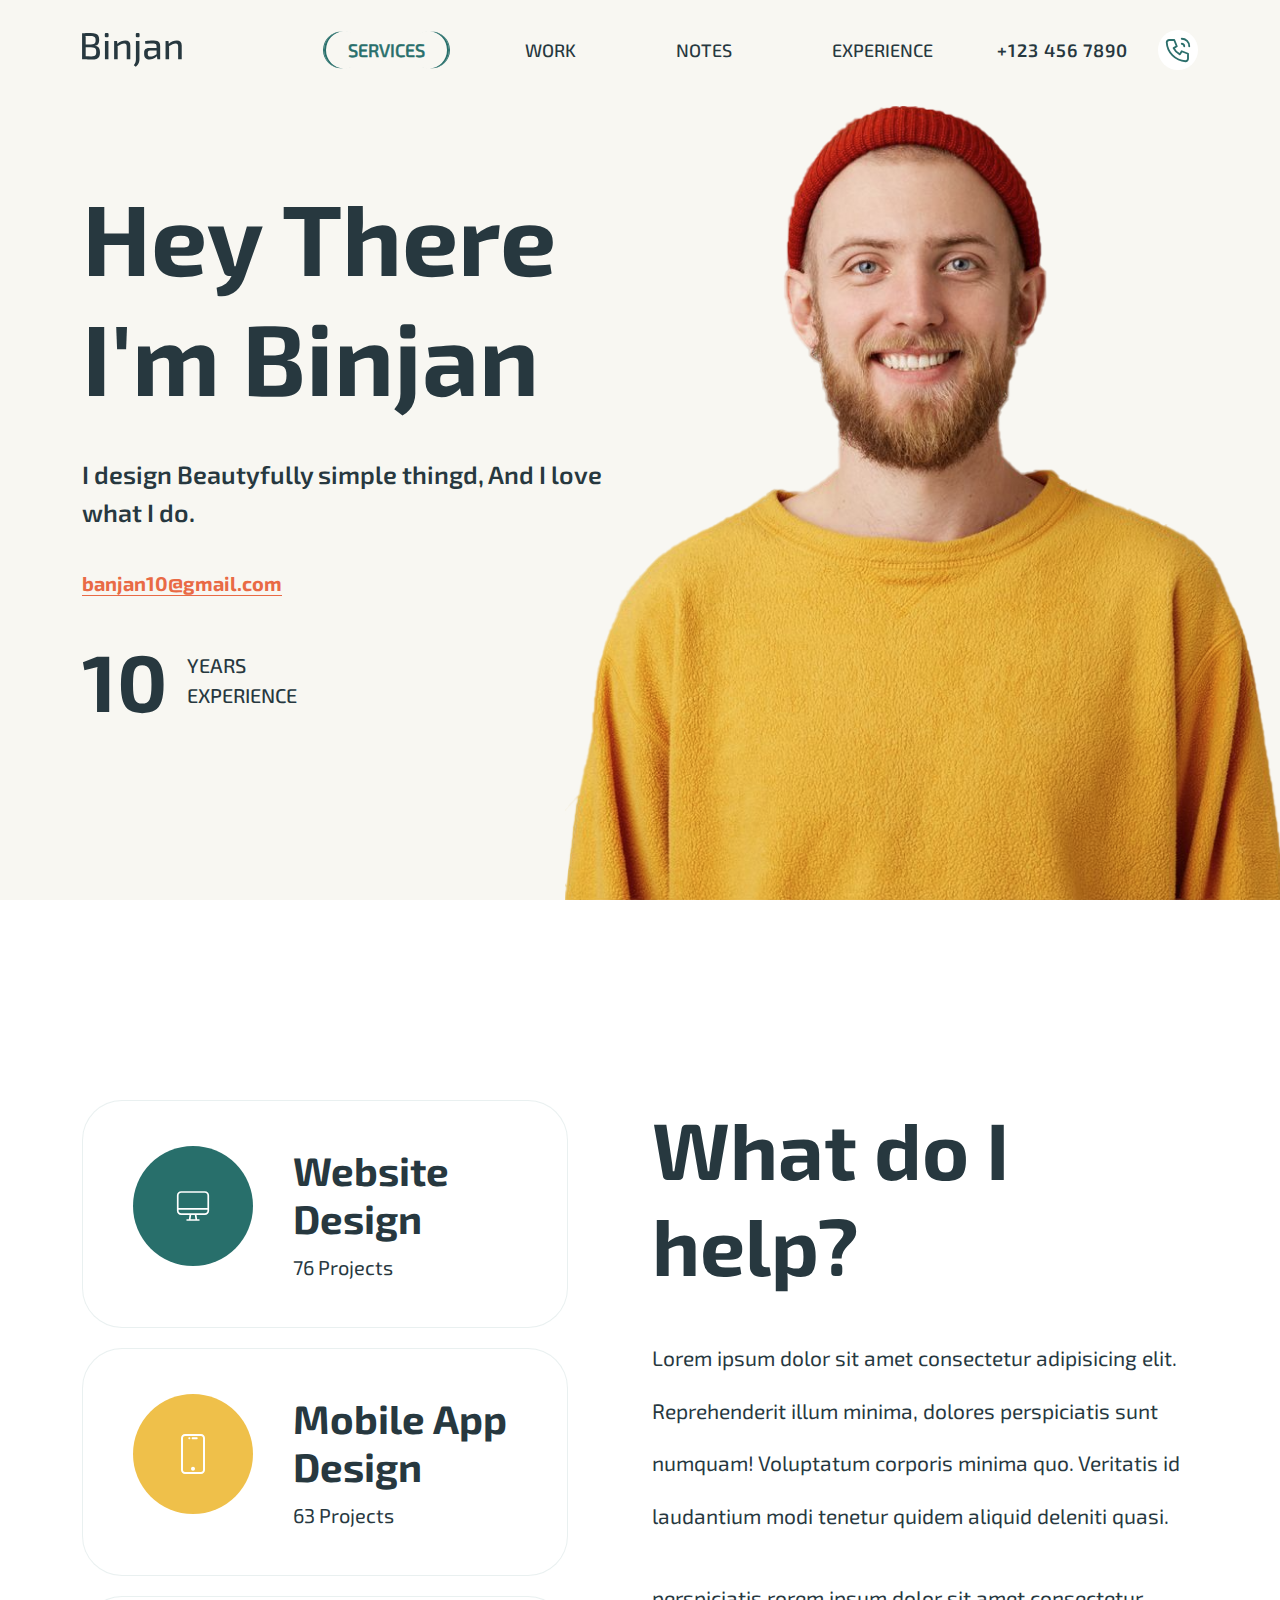
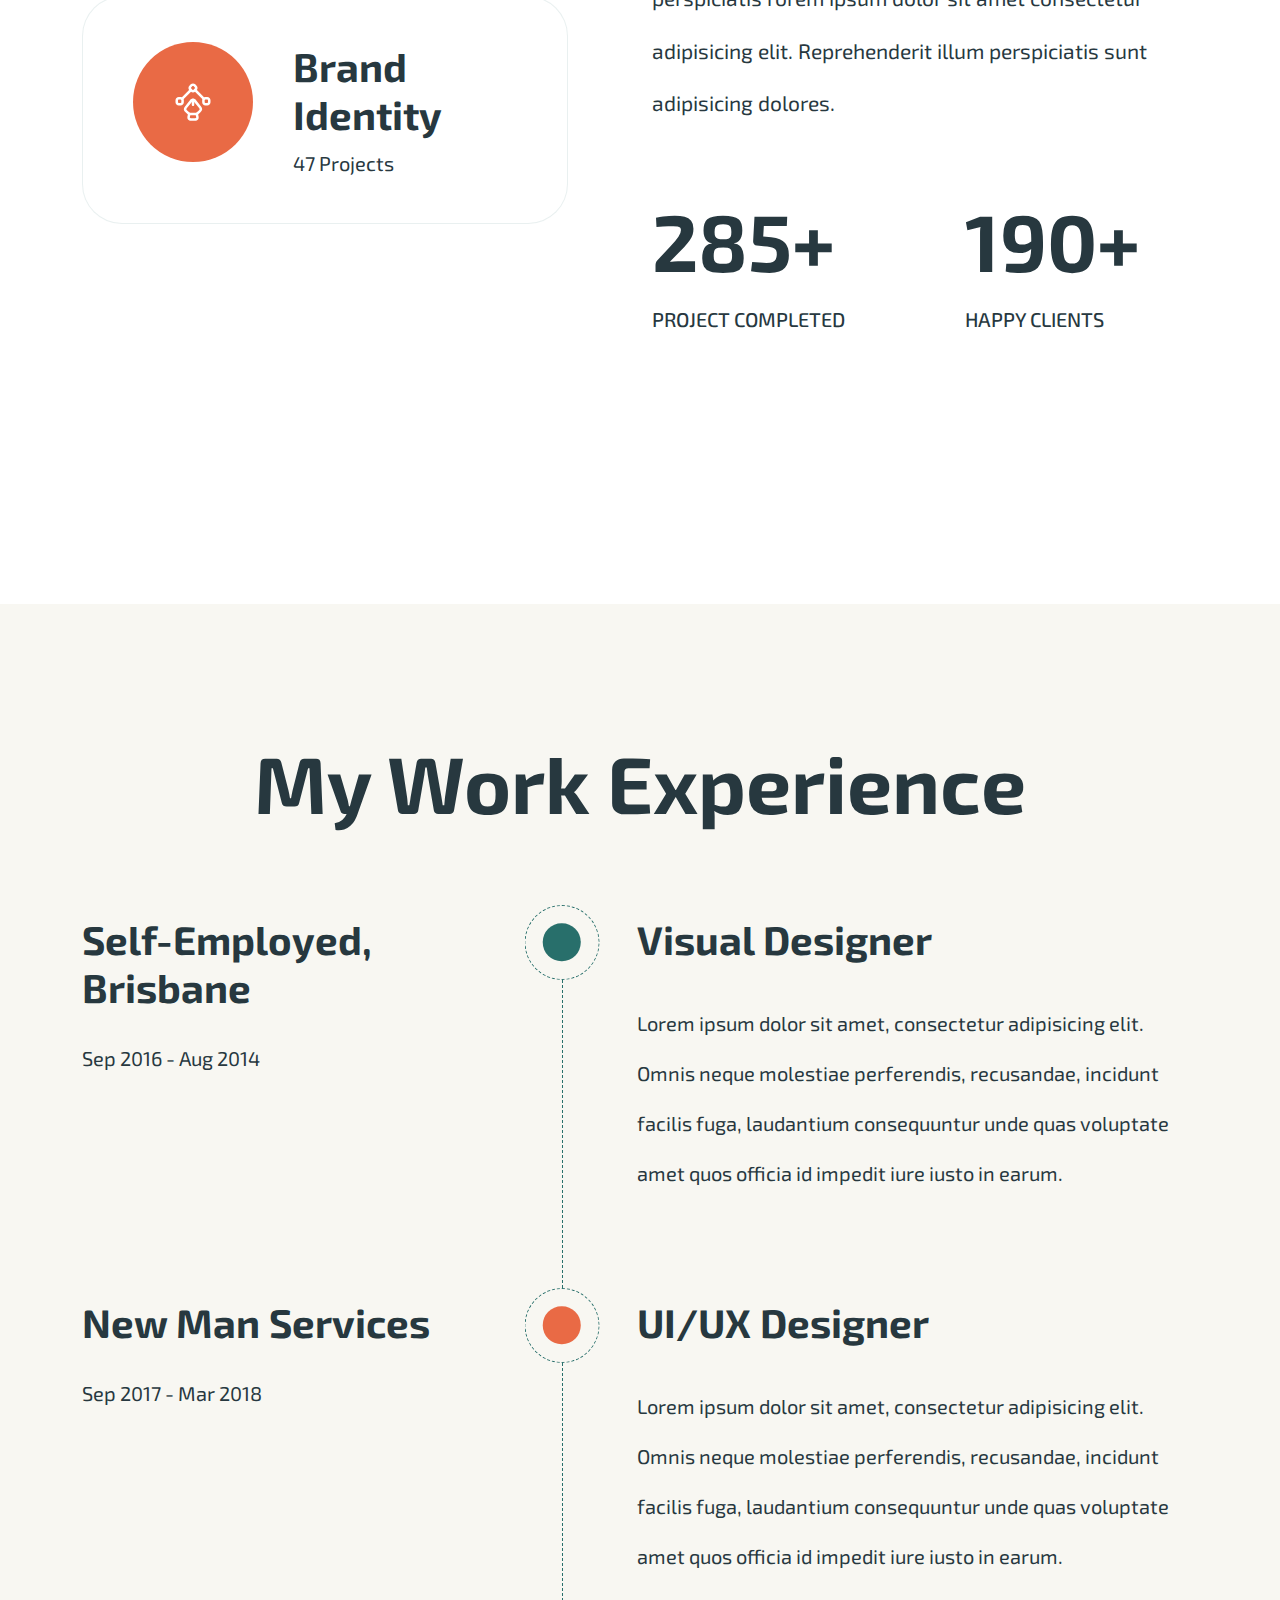
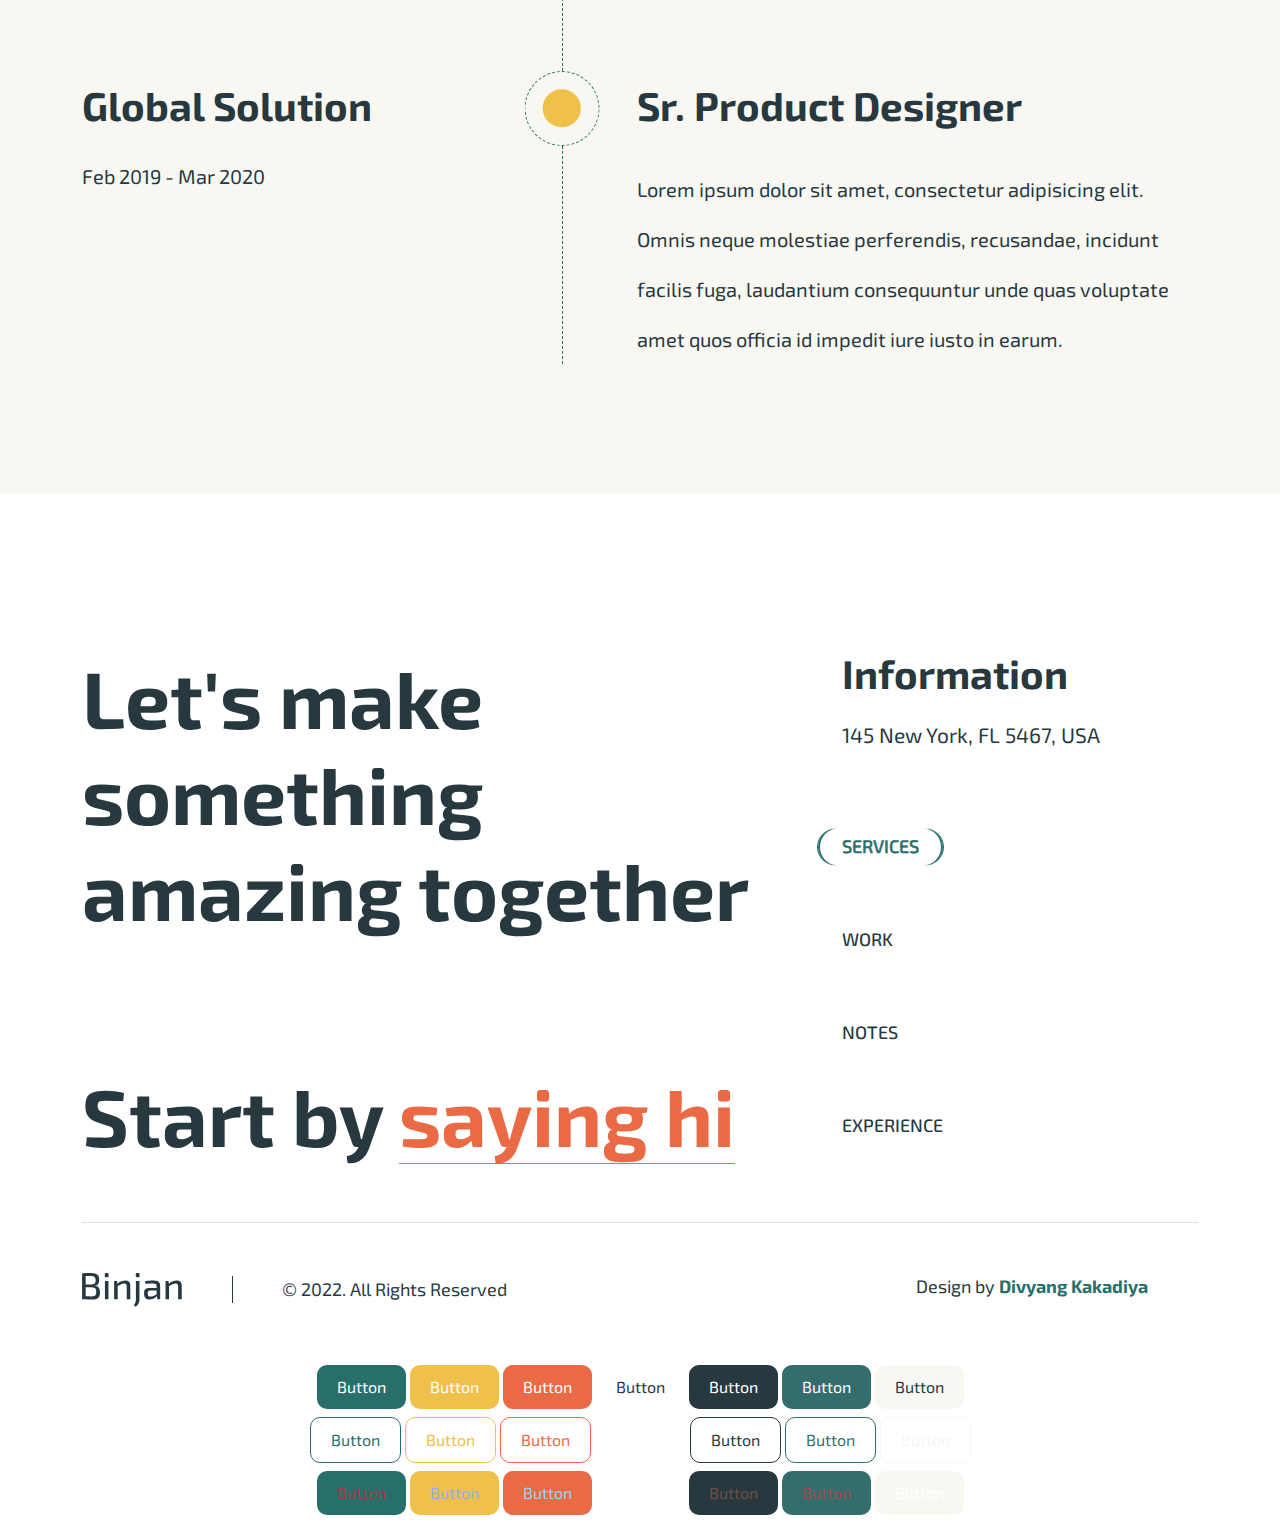
<file: Portfolio/index.html>
<!DOCTYPE html>
<html lang="en">
    <head>
        <meta charset="UTF-8" />
        <meta http-equiv="X-UA-Compatible" content="IE=edge" />
        <meta name="viewport" content="width=device-width, initial-scale=1.0" />
        <title>Portfolio</title>
        <link rel="stylesheet" href="assets/css/style.css" />
    </head>
    <body>
        <!-- Header Start -->
        <header class="main_header">
            <div class="container">
                <div class="row">
                    <div class="col_lg_3">
                        <div class="site_branding">
                            <a href="/">
                                <img src="assets/images/site_logo.svg" alt="site_logo" />
                            </a>
                        </div>
                    </div>
                    <div class="col_lg_6">
                        <div class="header_menu">
                            <nav class="main_navigation">
                                <button class="menu_toggle">
                                    <span></span>
                                    <span></span>
                                </button>
                                <div class="header_menu_box">
                                    <ul>
                                        <li class="active"><a href="#">Services</a></li>
                                        <li><a href="#">Work</a></li>
                                        <li><a href="#">Notes</a></li>
                                        <li><a href="#">Experience</a></li>
                                    </ul>
                                </div>
                            </nav>
                        </div>
                    </div>
                    <div class="col_lg_3">
                        <div class="header_contact">
                            <a href="#" class="contact_blurb">
                                <span class="contact_blurb_text">+123 456 7890</span>
                                <span class="contact_blurb_icon">
                                    <img src="assets/images/call_icon.svg" alt="call_icon" />
                                </span>
                            </a>
                        </div>
                    </div>
                </div>
            </div>
        </header>
        <!-- Header End -->

        <!-- Banner Start -->
        <section class="main_banner bg_light_yellow">
            <div class="container">
                <div class="row min_h_100vh">
                    <div class="col_lg_6">
                        <div class="banner_content">
                            <h1 class="h1_title">Hey There I'm Binjan</h1>
                            <p>I design Beautyfully simple thingd, And I love what I do.</p>
                            <a href="mailto:banjan10@gmail.com" class="border_link">banjan10@gmail.com</a>
                            <div class="blurb_box">
                                <span class="blurb_box_num">10</span>
                                <span class="blurb_box_text">Years <span class="dis_b">Experience</span></span>
                            </div>
                        </div>
                    </div>
                    <div class="col_lg_6">
                        <div class="banner_img">
                            <img src="assets/images/man.png" alt="man" />
                        </div>
                    </div>
                </div>
            </div>
        </section>
        <!-- Banner End -->

        <!-- What Do Help Start -->
        <section class="main_what_do_help">
            <div class="container">
                <div class="row">
                    <div class="col_lg_6">
                        <div class="what_do_help_boxes">
                            <div class="what_do_help_box">
                                <div class="what_do_help_box_icon bg_green">
                                    <img src="assets/images/monitor.svg" alt="monitor" />
                                </div>
                                <div class="what_do_help_box_content">
                                    <h4 class="h4_title">Website Design</h4>
                                    <p>76 Projects</p>
                                </div>
                            </div>
                            <div class="what_do_help_box">
                                <div class="what_do_help_box_icon bg_yellow">
                                    <img src="assets/images/mobile.svg" alt="monitor" />
                                </div>
                                <div class="what_do_help_box_content">
                                    <h4 class="h4_title">Mobile App Design</h4>
                                    <p>63 Projects</p>
                                </div>
                            </div>
                            <div class="what_do_help_box">
                                <div class="what_do_help_box_icon bg_orange">
                                    <img src="assets/images/pen-tool.svg" alt="monitor" />
                                </div>
                                <div class="what_do_help_box_content">
                                    <h4 class="h4_title">Brand Identity</h4>
                                    <p>47 Projects</p>
                                </div>
                            </div>
                        </div>
                    </div>
                    <div class="col_lg_6">
                        <div class="what_do_help_content">
                            <h2 class="h2_title">What do I help?</h2>
                            <div class="what_do_help_content_text">
                                <p>Lorem ipsum dolor sit amet consectetur adipisicing elit. Reprehenderit illum minima, dolores perspiciatis sunt numquam! Voluptatum corporis minima quo. Veritatis id laudantium modi tenetur quidem aliquid deleniti quasi.</p>
                                <p>perspiciatis rorem ipsum dolor sit amet consectetur adipisicing elit. Reprehenderit illum perspiciatis sunt adipisicing dolores.</p>
                            </div>
                            <div class="what_do_help_content_blurbs">
                                <div class="blurb_box blurb_box_vertical">
                                    <span class="blurb_box_num">285+</span>
                                    <span class="blurb_box_text">Project Completed</span>
                                </div>
                                <div class="blurb_box blurb_box_vertical">
                                    <span class="blurb_box_num">190+</span>
                                    <span class="blurb_box_text">Happy Clients</span>
                                </div>
                            </div>
                        </div>
                    </div>
                </div>
            </div>
        </section>
        <!-- What Do Help End -->

        <!-- Work Experience Start -->
        <section class="main_work_experience bg_light_yellow">
            <div class="container">
                <div class="row">
                    <div class="col_lg_12">
                        <div class="sec_title t_align_center">
                            <h2 class="h2_title">My Work Experience</h2>
                        </div>
                    </div>
                </div>
                <div class="row">
                    <div class="col_lg_12">
                        <div class="work_experience_box">
                            <div class="work_experience_box_left">
                                <h4 class="h4_title">Self-Employed, Brisbane</h4>
                                <p>Sep 2016 - Aug 2014</p>
                            </div>
                            <div class="work_experience_box_right">
                                <div class="circle_box">
                                    <span class="bg_green"></span>
                                </div>
                                <h4 class="h4_title">Visual Designer</h4>
                                <p>Lorem ipsum dolor sit amet, consectetur adipisicing elit. Omnis neque molestiae perferendis, recusandae, incidunt facilis fuga, laudantium consequuntur unde quas voluptate amet quos officia id impedit iure iusto in earum.</p>
                            </div>
                        </div>
                        <div class="work_experience_box">
                            <div class="work_experience_box_left">
                                <h4 class="h4_title">New Man Services</h4>
                                <p>Sep 2017 - Mar 2018</p>
                            </div>
                            <div class="work_experience_box_right">
                                <div class="circle_box">
                                    <span class="bg_orange"></span>
                                </div>
                                <h4 class="h4_title">UI/UX Designer</h4>
                                <p>Lorem ipsum dolor sit amet, consectetur adipisicing elit. Omnis neque molestiae perferendis, recusandae, incidunt facilis fuga, laudantium consequuntur unde quas voluptate amet quos officia id impedit iure iusto in earum.</p>
                            </div>
                        </div>
                        <div class="work_experience_box">
                            <div class="work_experience_box_left">
                                <h4 class="h4_title">Global Solution</h4>
                                <p>Feb 2019 - Mar 2020</p>
                            </div>
                            <div class="work_experience_box_right">
                                <div class="circle_box">
                                    <span class="bg_yellow"></span>
                                </div>
                                <h4 class="h4_title">Sr. Product Designer</h4>
                                <p>Lorem ipsum dolor sit amet, consectetur adipisicing elit. Omnis neque molestiae perferendis, recusandae, incidunt facilis fuga, laudantium consequuntur unde quas voluptate amet quos officia id impedit iure iusto in earum.</p>
                            </div>
                        </div>
                    </div>
                </div>
            </div>
        </section>
        <!-- Work Experience End -->

        <!-- Footer Start -->
        <footer class="main_footer">
            <div class="container">
                <div class="top_footer">
                    <div class="row">
                        <div class="col_lg_8">
                            <div class="footer_left_content">
                                <h2 class="h2_title">Let's make something amazing together</h2>
                                <h2 class="h2_title">Start by <span class="underline_title">saying hi</span></h2>
                            </div>
                        </div>
                        <div class="col_lg_4">
                            <div class="footer_right_content">
                                <div class="footer_information">
                                    <h4 class="h4_title">Information</h4>
                                    <p>145 New York, FL 5467, USA</p>
                                </div>
                                <div class="footer_menu">
                                    <ul>
                                        <li class="active"><a href="#">Services</a></li>
                                        <li><a href="#">Work</a></li>
                                        <li><a href="#">Notes</a></li>
                                        <li><a href="#">Experience</a></li>
                                    </ul>
                                </div>
                            </div>
                        </div>
                    </div>
                </div>
                <div class="bottom_footer">
                    <div class="row">
                        <div class="col_lg_7">
                            <div class="copyright">
                                <div class="footer_logo">
                                    <a href="/">
                                        <img src="assets/images/site_logo.svg" alt="site_logo" />
                                    </a>
                                </div>
                                <p>© 2022. All Rights Reserved</p>
                            </div>
                        </div>
                        <div class="col_lg_5">
                            <div class="footer_designby">
                                <p>Design by <a href="/" target="_blank" rel="noopener noreferrer">Divyang Kakadiya</a></p>
                            </div>
                        </div>
                    </div>
                </div>
            </div>
        </footer>
        <!-- Footer End -->

        <!-- Buttons Start -->
        <div class="bg_btns t_align_center my_lg_2">
            <a href="#" class="btn_green">Button</a>
            <a href="#" class="btn_yellow">Button</a>
            <a href="#" class="btn_orange">Button</a>
            <a href="#" class="btn_white">Button</a>
            <a href="#" class="btn_dark_green">Button</a>
            <a href="#" class="btn_light_green">Button</a>
            <a href="#" class="btn_light_yellow">Button</a>
        </div>
        <div class="outlined_btns t_align_center my_lg_2">
            <a href="#" class="btn_outlined_green">Button</a>
            <a href="#" class="btn_outlined_yellow">Button</a>
            <a href="#" class="btn_outlined_orange">Button</a>
            <a href="#" class="btn_outlined_white">Button</a>
            <a href="#" class="btn_outlined_dark_green">Button</a>
            <a href="#" class="btn_outlined_light_green">Button</a>
            <a href="#" class="btn_outlined_light_yellow">Button</a>
        </div>
        <div class="complement_btns t_align_center my_lg_2">
            <a href="#" class="btn_complement_green">Button</a>
            <a href="#" class="btn_complement_yellow">Button</a>
            <a href="#" class="btn_complement_orange">Button</a>
            <a href="#" class="btn_complement_white">Button</a>
            <a href="#" class="btn_complement_dark_green">Button</a>
            <a href="#" class="btn_complement_light_green">Button</a>
            <a href="#" class="btn_complement_light_yellow">Button</a>
        </div>
        <!-- Buttons End -->

        <!-- Font Awesome Js -->
        <script src="assets/js/font-awesome.min.js"></script>
    </body>
</html>
</file>
<file: Portfolio/assets/css/style.css>
.dis_b {
  display: block;
}

.min_h_100vh {
  min-height: 100vh;
}

.t_align_left {
  text-align: left;
}

.t_align_center {
  text-align: center;
}

.t_align_right {
  text-align: right;
}

.t_align_justify {
  text-align: justify;
}

@media screen and (min-width: 0) {
  .p_xs_0 {
    padding: 0 !important;
  }
  .pt_xs_0 {
    padding-top: 0 !important;
  }
  .pr_xs_0 {
    padding-right: 0 !important;
  }
  .pb_xs_0 {
    padding-bottom: 0 !important;
  }
  .pl_xs_0 {
    padding-left: 0 !important;
  }
  .px_xs_0 {
    padding-right: 0 !important;
    padding-left: 0 !important;
  }
  .py_xs_0 {
    padding-top: 0 !important;
    padding-bottom: 0 !important;
  }
  .m_xs_0 {
    margin: 0 !important;
  }
  .mt_xs_0 {
    margin-top: 0 !important;
  }
  .mr_xs_0 {
    margin-right: 0 !important;
  }
  .mb_xs_0 {
    margin-bottom: 0 !important;
  }
  .ml_xs_0 {
    margin-left: 0 !important;
  }
  .mx_xs_0 {
    margin-right: 0 !important;
    margin-left: 0 !important;
  }
  .my_xs_0 {
    margin-top: 0 !important;
    margin-bottom: 0 !important;
  }
  .p_xs_1 {
    padding: 0.25rem !important;
  }
  .pt_xs_1 {
    padding-top: 0.25rem !important;
  }
  .pr_xs_1 {
    padding-right: 0.25rem !important;
  }
  .pb_xs_1 {
    padding-bottom: 0.25rem !important;
  }
  .pl_xs_1 {
    padding-left: 0.25rem !important;
  }
  .px_xs_1 {
    padding-right: 0.25rem !important;
    padding-left: 0.25rem !important;
  }
  .py_xs_1 {
    padding-top: 0.25rem !important;
    padding-bottom: 0.25rem !important;
  }
  .m_xs_1 {
    margin: 0.25rem !important;
  }
  .mt_xs_1 {
    margin-top: 0.25rem !important;
  }
  .mr_xs_1 {
    margin-right: 0.25rem !important;
  }
  .mb_xs_1 {
    margin-bottom: 0.25rem !important;
  }
  .ml_xs_1 {
    margin-left: 0.25rem !important;
  }
  .mx_xs_1 {
    margin-right: 0.25rem !important;
    margin-left: 0.25rem !important;
  }
  .my_xs_1 {
    margin-top: 0.25rem !important;
    margin-bottom: 0.25rem !important;
  }
  .p_xs_2 {
    padding: 0.5rem !important;
  }
  .pt_xs_2 {
    padding-top: 0.5rem !important;
  }
  .pr_xs_2 {
    padding-right: 0.5rem !important;
  }
  .pb_xs_2 {
    padding-bottom: 0.5rem !important;
  }
  .pl_xs_2 {
    padding-left: 0.5rem !important;
  }
  .px_xs_2 {
    padding-right: 0.5rem !important;
    padding-left: 0.5rem !important;
  }
  .py_xs_2 {
    padding-top: 0.5rem !important;
    padding-bottom: 0.5rem !important;
  }
  .m_xs_2 {
    margin: 0.5rem !important;
  }
  .mt_xs_2 {
    margin-top: 0.5rem !important;
  }
  .mr_xs_2 {
    margin-right: 0.5rem !important;
  }
  .mb_xs_2 {
    margin-bottom: 0.5rem !important;
  }
  .ml_xs_2 {
    margin-left: 0.5rem !important;
  }
  .mx_xs_2 {
    margin-right: 0.5rem !important;
    margin-left: 0.5rem !important;
  }
  .my_xs_2 {
    margin-top: 0.5rem !important;
    margin-bottom: 0.5rem !important;
  }
  .p_xs_3 {
    padding: 1rem !important;
  }
  .pt_xs_3 {
    padding-top: 1rem !important;
  }
  .pr_xs_3 {
    padding-right: 1rem !important;
  }
  .pb_xs_3 {
    padding-bottom: 1rem !important;
  }
  .pl_xs_3 {
    padding-left: 1rem !important;
  }
  .px_xs_3 {
    padding-right: 1rem !important;
    padding-left: 1rem !important;
  }
  .py_xs_3 {
    padding-top: 1rem !important;
    padding-bottom: 1rem !important;
  }
  .m_xs_3 {
    margin: 1rem !important;
  }
  .mt_xs_3 {
    margin-top: 1rem !important;
  }
  .mr_xs_3 {
    margin-right: 1rem !important;
  }
  .mb_xs_3 {
    margin-bottom: 1rem !important;
  }
  .ml_xs_3 {
    margin-left: 1rem !important;
  }
  .mx_xs_3 {
    margin-right: 1rem !important;
    margin-left: 1rem !important;
  }
  .my_xs_3 {
    margin-top: 1rem !important;
    margin-bottom: 1rem !important;
  }
  .p_xs_4 {
    padding: 1.5rem !important;
  }
  .pt_xs_4 {
    padding-top: 1.5rem !important;
  }
  .pr_xs_4 {
    padding-right: 1.5rem !important;
  }
  .pb_xs_4 {
    padding-bottom: 1.5rem !important;
  }
  .pl_xs_4 {
    padding-left: 1.5rem !important;
  }
  .px_xs_4 {
    padding-right: 1.5rem !important;
    padding-left: 1.5rem !important;
  }
  .py_xs_4 {
    padding-top: 1.5rem !important;
    padding-bottom: 1.5rem !important;
  }
  .m_xs_4 {
    margin: 1.5rem !important;
  }
  .mt_xs_4 {
    margin-top: 1.5rem !important;
  }
  .mr_xs_4 {
    margin-right: 1.5rem !important;
  }
  .mb_xs_4 {
    margin-bottom: 1.5rem !important;
  }
  .ml_xs_4 {
    margin-left: 1.5rem !important;
  }
  .mx_xs_4 {
    margin-right: 1.5rem !important;
    margin-left: 1.5rem !important;
  }
  .my_xs_4 {
    margin-top: 1.5rem !important;
    margin-bottom: 1.5rem !important;
  }
  .p_xs_5 {
    padding: 3rem !important;
  }
  .pt_xs_5 {
    padding-top: 3rem !important;
  }
  .pr_xs_5 {
    padding-right: 3rem !important;
  }
  .pb_xs_5 {
    padding-bottom: 3rem !important;
  }
  .pl_xs_5 {
    padding-left: 3rem !important;
  }
  .px_xs_5 {
    padding-right: 3rem !important;
    padding-left: 3rem !important;
  }
  .py_xs_5 {
    padding-top: 3rem !important;
    padding-bottom: 3rem !important;
  }
  .m_xs_5 {
    margin: 3rem !important;
  }
  .mt_xs_5 {
    margin-top: 3rem !important;
  }
  .mr_xs_5 {
    margin-right: 3rem !important;
  }
  .mb_xs_5 {
    margin-bottom: 3rem !important;
  }
  .ml_xs_5 {
    margin-left: 3rem !important;
  }
  .mx_xs_5 {
    margin-right: 3rem !important;
    margin-left: 3rem !important;
  }
  .my_xs_5 {
    margin-top: 3rem !important;
    margin-bottom: 3rem !important;
  }
}
@media screen and (min-width: 576px) {
  .p_sm_0 {
    padding: 0 !important;
  }
  .pt_sm_0 {
    padding-top: 0 !important;
  }
  .pr_sm_0 {
    padding-right: 0 !important;
  }
  .pb_sm_0 {
    padding-bottom: 0 !important;
  }
  .pl_sm_0 {
    padding-left: 0 !important;
  }
  .px_sm_0 {
    padding-right: 0 !important;
    padding-left: 0 !important;
  }
  .py_sm_0 {
    padding-top: 0 !important;
    padding-bottom: 0 !important;
  }
  .m_sm_0 {
    margin: 0 !important;
  }
  .mt_sm_0 {
    margin-top: 0 !important;
  }
  .mr_sm_0 {
    margin-right: 0 !important;
  }
  .mb_sm_0 {
    margin-bottom: 0 !important;
  }
  .ml_sm_0 {
    margin-left: 0 !important;
  }
  .mx_sm_0 {
    margin-right: 0 !important;
    margin-left: 0 !important;
  }
  .my_sm_0 {
    margin-top: 0 !important;
    margin-bottom: 0 !important;
  }
  .p_sm_1 {
    padding: 0.25rem !important;
  }
  .pt_sm_1 {
    padding-top: 0.25rem !important;
  }
  .pr_sm_1 {
    padding-right: 0.25rem !important;
  }
  .pb_sm_1 {
    padding-bottom: 0.25rem !important;
  }
  .pl_sm_1 {
    padding-left: 0.25rem !important;
  }
  .px_sm_1 {
    padding-right: 0.25rem !important;
    padding-left: 0.25rem !important;
  }
  .py_sm_1 {
    padding-top: 0.25rem !important;
    padding-bottom: 0.25rem !important;
  }
  .m_sm_1 {
    margin: 0.25rem !important;
  }
  .mt_sm_1 {
    margin-top: 0.25rem !important;
  }
  .mr_sm_1 {
    margin-right: 0.25rem !important;
  }
  .mb_sm_1 {
    margin-bottom: 0.25rem !important;
  }
  .ml_sm_1 {
    margin-left: 0.25rem !important;
  }
  .mx_sm_1 {
    margin-right: 0.25rem !important;
    margin-left: 0.25rem !important;
  }
  .my_sm_1 {
    margin-top: 0.25rem !important;
    margin-bottom: 0.25rem !important;
  }
  .p_sm_2 {
    padding: 0.5rem !important;
  }
  .pt_sm_2 {
    padding-top: 0.5rem !important;
  }
  .pr_sm_2 {
    padding-right: 0.5rem !important;
  }
  .pb_sm_2 {
    padding-bottom: 0.5rem !important;
  }
  .pl_sm_2 {
    padding-left: 0.5rem !important;
  }
  .px_sm_2 {
    padding-right: 0.5rem !important;
    padding-left: 0.5rem !important;
  }
  .py_sm_2 {
    padding-top: 0.5rem !important;
    padding-bottom: 0.5rem !important;
  }
  .m_sm_2 {
    margin: 0.5rem !important;
  }
  .mt_sm_2 {
    margin-top: 0.5rem !important;
  }
  .mr_sm_2 {
    margin-right: 0.5rem !important;
  }
  .mb_sm_2 {
    margin-bottom: 0.5rem !important;
  }
  .ml_sm_2 {
    margin-left: 0.5rem !important;
  }
  .mx_sm_2 {
    margin-right: 0.5rem !important;
    margin-left: 0.5rem !important;
  }
  .my_sm_2 {
    margin-top: 0.5rem !important;
    margin-bottom: 0.5rem !important;
  }
  .p_sm_3 {
    padding: 1rem !important;
  }
  .pt_sm_3 {
    padding-top: 1rem !important;
  }
  .pr_sm_3 {
    padding-right: 1rem !important;
  }
  .pb_sm_3 {
    padding-bottom: 1rem !important;
  }
  .pl_sm_3 {
    padding-left: 1rem !important;
  }
  .px_sm_3 {
    padding-right: 1rem !important;
    padding-left: 1rem !important;
  }
  .py_sm_3 {
    padding-top: 1rem !important;
    padding-bottom: 1rem !important;
  }
  .m_sm_3 {
    margin: 1rem !important;
  }
  .mt_sm_3 {
    margin-top: 1rem !important;
  }
  .mr_sm_3 {
    margin-right: 1rem !important;
  }
  .mb_sm_3 {
    margin-bottom: 1rem !important;
  }
  .ml_sm_3 {
    margin-left: 1rem !important;
  }
  .mx_sm_3 {
    margin-right: 1rem !important;
    margin-left: 1rem !important;
  }
  .my_sm_3 {
    margin-top: 1rem !important;
    margin-bottom: 1rem !important;
  }
  .p_sm_4 {
    padding: 1.5rem !important;
  }
  .pt_sm_4 {
    padding-top: 1.5rem !important;
  }
  .pr_sm_4 {
    padding-right: 1.5rem !important;
  }
  .pb_sm_4 {
    padding-bottom: 1.5rem !important;
  }
  .pl_sm_4 {
    padding-left: 1.5rem !important;
  }
  .px_sm_4 {
    padding-right: 1.5rem !important;
    padding-left: 1.5rem !important;
  }
  .py_sm_4 {
    padding-top: 1.5rem !important;
    padding-bottom: 1.5rem !important;
  }
  .m_sm_4 {
    margin: 1.5rem !important;
  }
  .mt_sm_4 {
    margin-top: 1.5rem !important;
  }
  .mr_sm_4 {
    margin-right: 1.5rem !important;
  }
  .mb_sm_4 {
    margin-bottom: 1.5rem !important;
  }
  .ml_sm_4 {
    margin-left: 1.5rem !important;
  }
  .mx_sm_4 {
    margin-right: 1.5rem !important;
    margin-left: 1.5rem !important;
  }
  .my_sm_4 {
    margin-top: 1.5rem !important;
    margin-bottom: 1.5rem !important;
  }
  .p_sm_5 {
    padding: 3rem !important;
  }
  .pt_sm_5 {
    padding-top: 3rem !important;
  }
  .pr_sm_5 {
    padding-right: 3rem !important;
  }
  .pb_sm_5 {
    padding-bottom: 3rem !important;
  }
  .pl_sm_5 {
    padding-left: 3rem !important;
  }
  .px_sm_5 {
    padding-right: 3rem !important;
    padding-left: 3rem !important;
  }
  .py_sm_5 {
    padding-top: 3rem !important;
    padding-bottom: 3rem !important;
  }
  .m_sm_5 {
    margin: 3rem !important;
  }
  .mt_sm_5 {
    margin-top: 3rem !important;
  }
  .mr_sm_5 {
    margin-right: 3rem !important;
  }
  .mb_sm_5 {
    margin-bottom: 3rem !important;
  }
  .ml_sm_5 {
    margin-left: 3rem !important;
  }
  .mx_sm_5 {
    margin-right: 3rem !important;
    margin-left: 3rem !important;
  }
  .my_sm_5 {
    margin-top: 3rem !important;
    margin-bottom: 3rem !important;
  }
}
@media screen and (min-width: 768px) {
  .p_md_0 {
    padding: 0 !important;
  }
  .pt_md_0 {
    padding-top: 0 !important;
  }
  .pr_md_0 {
    padding-right: 0 !important;
  }
  .pb_md_0 {
    padding-bottom: 0 !important;
  }
  .pl_md_0 {
    padding-left: 0 !important;
  }
  .px_md_0 {
    padding-right: 0 !important;
    padding-left: 0 !important;
  }
  .py_md_0 {
    padding-top: 0 !important;
    padding-bottom: 0 !important;
  }
  .m_md_0 {
    margin: 0 !important;
  }
  .mt_md_0 {
    margin-top: 0 !important;
  }
  .mr_md_0 {
    margin-right: 0 !important;
  }
  .mb_md_0 {
    margin-bottom: 0 !important;
  }
  .ml_md_0 {
    margin-left: 0 !important;
  }
  .mx_md_0 {
    margin-right: 0 !important;
    margin-left: 0 !important;
  }
  .my_md_0 {
    margin-top: 0 !important;
    margin-bottom: 0 !important;
  }
  .p_md_1 {
    padding: 0.25rem !important;
  }
  .pt_md_1 {
    padding-top: 0.25rem !important;
  }
  .pr_md_1 {
    padding-right: 0.25rem !important;
  }
  .pb_md_1 {
    padding-bottom: 0.25rem !important;
  }
  .pl_md_1 {
    padding-left: 0.25rem !important;
  }
  .px_md_1 {
    padding-right: 0.25rem !important;
    padding-left: 0.25rem !important;
  }
  .py_md_1 {
    padding-top: 0.25rem !important;
    padding-bottom: 0.25rem !important;
  }
  .m_md_1 {
    margin: 0.25rem !important;
  }
  .mt_md_1 {
    margin-top: 0.25rem !important;
  }
  .mr_md_1 {
    margin-right: 0.25rem !important;
  }
  .mb_md_1 {
    margin-bottom: 0.25rem !important;
  }
  .ml_md_1 {
    margin-left: 0.25rem !important;
  }
  .mx_md_1 {
    margin-right: 0.25rem !important;
    margin-left: 0.25rem !important;
  }
  .my_md_1 {
    margin-top: 0.25rem !important;
    margin-bottom: 0.25rem !important;
  }
  .p_md_2 {
    padding: 0.5rem !important;
  }
  .pt_md_2 {
    padding-top: 0.5rem !important;
  }
  .pr_md_2 {
    padding-right: 0.5rem !important;
  }
  .pb_md_2 {
    padding-bottom: 0.5rem !important;
  }
  .pl_md_2 {
    padding-left: 0.5rem !important;
  }
  .px_md_2 {
    padding-right: 0.5rem !important;
    padding-left: 0.5rem !important;
  }
  .py_md_2 {
    padding-top: 0.5rem !important;
    padding-bottom: 0.5rem !important;
  }
  .m_md_2 {
    margin: 0.5rem !important;
  }
  .mt_md_2 {
    margin-top: 0.5rem !important;
  }
  .mr_md_2 {
    margin-right: 0.5rem !important;
  }
  .mb_md_2 {
    margin-bottom: 0.5rem !important;
  }
  .ml_md_2 {
    margin-left: 0.5rem !important;
  }
  .mx_md_2 {
    margin-right: 0.5rem !important;
    margin-left: 0.5rem !important;
  }
  .my_md_2 {
    margin-top: 0.5rem !important;
    margin-bottom: 0.5rem !important;
  }
  .p_md_3 {
    padding: 1rem !important;
  }
  .pt_md_3 {
    padding-top: 1rem !important;
  }
  .pr_md_3 {
    padding-right: 1rem !important;
  }
  .pb_md_3 {
    padding-bottom: 1rem !important;
  }
  .pl_md_3 {
    padding-left: 1rem !important;
  }
  .px_md_3 {
    padding-right: 1rem !important;
    padding-left: 1rem !important;
  }
  .py_md_3 {
    padding-top: 1rem !important;
    padding-bottom: 1rem !important;
  }
  .m_md_3 {
    margin: 1rem !important;
  }
  .mt_md_3 {
    margin-top: 1rem !important;
  }
  .mr_md_3 {
    margin-right: 1rem !important;
  }
  .mb_md_3 {
    margin-bottom: 1rem !important;
  }
  .ml_md_3 {
    margin-left: 1rem !important;
  }
  .mx_md_3 {
    margin-right: 1rem !important;
    margin-left: 1rem !important;
  }
  .my_md_3 {
    margin-top: 1rem !important;
    margin-bottom: 1rem !important;
  }
  .p_md_4 {
    padding: 1.5rem !important;
  }
  .pt_md_4 {
    padding-top: 1.5rem !important;
  }
  .pr_md_4 {
    padding-right: 1.5rem !important;
  }
  .pb_md_4 {
    padding-bottom: 1.5rem !important;
  }
  .pl_md_4 {
    padding-left: 1.5rem !important;
  }
  .px_md_4 {
    padding-right: 1.5rem !important;
    padding-left: 1.5rem !important;
  }
  .py_md_4 {
    padding-top: 1.5rem !important;
    padding-bottom: 1.5rem !important;
  }
  .m_md_4 {
    margin: 1.5rem !important;
  }
  .mt_md_4 {
    margin-top: 1.5rem !important;
  }
  .mr_md_4 {
    margin-right: 1.5rem !important;
  }
  .mb_md_4 {
    margin-bottom: 1.5rem !important;
  }
  .ml_md_4 {
    margin-left: 1.5rem !important;
  }
  .mx_md_4 {
    margin-right: 1.5rem !important;
    margin-left: 1.5rem !important;
  }
  .my_md_4 {
    margin-top: 1.5rem !important;
    margin-bottom: 1.5rem !important;
  }
  .p_md_5 {
    padding: 3rem !important;
  }
  .pt_md_5 {
    padding-top: 3rem !important;
  }
  .pr_md_5 {
    padding-right: 3rem !important;
  }
  .pb_md_5 {
    padding-bottom: 3rem !important;
  }
  .pl_md_5 {
    padding-left: 3rem !important;
  }
  .px_md_5 {
    padding-right: 3rem !important;
    padding-left: 3rem !important;
  }
  .py_md_5 {
    padding-top: 3rem !important;
    padding-bottom: 3rem !important;
  }
  .m_md_5 {
    margin: 3rem !important;
  }
  .mt_md_5 {
    margin-top: 3rem !important;
  }
  .mr_md_5 {
    margin-right: 3rem !important;
  }
  .mb_md_5 {
    margin-bottom: 3rem !important;
  }
  .ml_md_5 {
    margin-left: 3rem !important;
  }
  .mx_md_5 {
    margin-right: 3rem !important;
    margin-left: 3rem !important;
  }
  .my_md_5 {
    margin-top: 3rem !important;
    margin-bottom: 3rem !important;
  }
}
@media screen and (min-width: 992px) {
  .p_lg_0 {
    padding: 0 !important;
  }
  .pt_lg_0 {
    padding-top: 0 !important;
  }
  .pr_lg_0 {
    padding-right: 0 !important;
  }
  .pb_lg_0 {
    padding-bottom: 0 !important;
  }
  .pl_lg_0 {
    padding-left: 0 !important;
  }
  .px_lg_0 {
    padding-right: 0 !important;
    padding-left: 0 !important;
  }
  .py_lg_0 {
    padding-top: 0 !important;
    padding-bottom: 0 !important;
  }
  .m_lg_0 {
    margin: 0 !important;
  }
  .mt_lg_0 {
    margin-top: 0 !important;
  }
  .mr_lg_0 {
    margin-right: 0 !important;
  }
  .mb_lg_0 {
    margin-bottom: 0 !important;
  }
  .ml_lg_0 {
    margin-left: 0 !important;
  }
  .mx_lg_0 {
    margin-right: 0 !important;
    margin-left: 0 !important;
  }
  .my_lg_0 {
    margin-top: 0 !important;
    margin-bottom: 0 !important;
  }
  .p_lg_1 {
    padding: 0.25rem !important;
  }
  .pt_lg_1 {
    padding-top: 0.25rem !important;
  }
  .pr_lg_1 {
    padding-right: 0.25rem !important;
  }
  .pb_lg_1 {
    padding-bottom: 0.25rem !important;
  }
  .pl_lg_1 {
    padding-left: 0.25rem !important;
  }
  .px_lg_1 {
    padding-right: 0.25rem !important;
    padding-left: 0.25rem !important;
  }
  .py_lg_1 {
    padding-top: 0.25rem !important;
    padding-bottom: 0.25rem !important;
  }
  .m_lg_1 {
    margin: 0.25rem !important;
  }
  .mt_lg_1 {
    margin-top: 0.25rem !important;
  }
  .mr_lg_1 {
    margin-right: 0.25rem !important;
  }
  .mb_lg_1 {
    margin-bottom: 0.25rem !important;
  }
  .ml_lg_1 {
    margin-left: 0.25rem !important;
  }
  .mx_lg_1 {
    margin-right: 0.25rem !important;
    margin-left: 0.25rem !important;
  }
  .my_lg_1 {
    margin-top: 0.25rem !important;
    margin-bottom: 0.25rem !important;
  }
  .p_lg_2 {
    padding: 0.5rem !important;
  }
  .pt_lg_2 {
    padding-top: 0.5rem !important;
  }
  .pr_lg_2 {
    padding-right: 0.5rem !important;
  }
  .pb_lg_2 {
    padding-bottom: 0.5rem !important;
  }
  .pl_lg_2 {
    padding-left: 0.5rem !important;
  }
  .px_lg_2 {
    padding-right: 0.5rem !important;
    padding-left: 0.5rem !important;
  }
  .py_lg_2 {
    padding-top: 0.5rem !important;
    padding-bottom: 0.5rem !important;
  }
  .m_lg_2 {
    margin: 0.5rem !important;
  }
  .mt_lg_2 {
    margin-top: 0.5rem !important;
  }
  .mr_lg_2 {
    margin-right: 0.5rem !important;
  }
  .mb_lg_2 {
    margin-bottom: 0.5rem !important;
  }
  .ml_lg_2 {
    margin-left: 0.5rem !important;
  }
  .mx_lg_2 {
    margin-right: 0.5rem !important;
    margin-left: 0.5rem !important;
  }
  .my_lg_2 {
    margin-top: 0.5rem !important;
    margin-bottom: 0.5rem !important;
  }
  .p_lg_3 {
    padding: 1rem !important;
  }
  .pt_lg_3 {
    padding-top: 1rem !important;
  }
  .pr_lg_3 {
    padding-right: 1rem !important;
  }
  .pb_lg_3 {
    padding-bottom: 1rem !important;
  }
  .pl_lg_3 {
    padding-left: 1rem !important;
  }
  .px_lg_3 {
    padding-right: 1rem !important;
    padding-left: 1rem !important;
  }
  .py_lg_3 {
    padding-top: 1rem !important;
    padding-bottom: 1rem !important;
  }
  .m_lg_3 {
    margin: 1rem !important;
  }
  .mt_lg_3 {
    margin-top: 1rem !important;
  }
  .mr_lg_3 {
    margin-right: 1rem !important;
  }
  .mb_lg_3 {
    margin-bottom: 1rem !important;
  }
  .ml_lg_3 {
    margin-left: 1rem !important;
  }
  .mx_lg_3 {
    margin-right: 1rem !important;
    margin-left: 1rem !important;
  }
  .my_lg_3 {
    margin-top: 1rem !important;
    margin-bottom: 1rem !important;
  }
  .p_lg_4 {
    padding: 1.5rem !important;
  }
  .pt_lg_4 {
    padding-top: 1.5rem !important;
  }
  .pr_lg_4 {
    padding-right: 1.5rem !important;
  }
  .pb_lg_4 {
    padding-bottom: 1.5rem !important;
  }
  .pl_lg_4 {
    padding-left: 1.5rem !important;
  }
  .px_lg_4 {
    padding-right: 1.5rem !important;
    padding-left: 1.5rem !important;
  }
  .py_lg_4 {
    padding-top: 1.5rem !important;
    padding-bottom: 1.5rem !important;
  }
  .m_lg_4 {
    margin: 1.5rem !important;
  }
  .mt_lg_4 {
    margin-top: 1.5rem !important;
  }
  .mr_lg_4 {
    margin-right: 1.5rem !important;
  }
  .mb_lg_4 {
    margin-bottom: 1.5rem !important;
  }
  .ml_lg_4 {
    margin-left: 1.5rem !important;
  }
  .mx_lg_4 {
    margin-right: 1.5rem !important;
    margin-left: 1.5rem !important;
  }
  .my_lg_4 {
    margin-top: 1.5rem !important;
    margin-bottom: 1.5rem !important;
  }
  .p_lg_5 {
    padding: 3rem !important;
  }
  .pt_lg_5 {
    padding-top: 3rem !important;
  }
  .pr_lg_5 {
    padding-right: 3rem !important;
  }
  .pb_lg_5 {
    padding-bottom: 3rem !important;
  }
  .pl_lg_5 {
    padding-left: 3rem !important;
  }
  .px_lg_5 {
    padding-right: 3rem !important;
    padding-left: 3rem !important;
  }
  .py_lg_5 {
    padding-top: 3rem !important;
    padding-bottom: 3rem !important;
  }
  .m_lg_5 {
    margin: 3rem !important;
  }
  .mt_lg_5 {
    margin-top: 3rem !important;
  }
  .mr_lg_5 {
    margin-right: 3rem !important;
  }
  .mb_lg_5 {
    margin-bottom: 3rem !important;
  }
  .ml_lg_5 {
    margin-left: 3rem !important;
  }
  .mx_lg_5 {
    margin-right: 3rem !important;
    margin-left: 3rem !important;
  }
  .my_lg_5 {
    margin-top: 3rem !important;
    margin-bottom: 3rem !important;
  }
}
@media screen and (min-width: 1200px) {
  .p_xl_0 {
    padding: 0 !important;
  }
  .pt_xl_0 {
    padding-top: 0 !important;
  }
  .pr_xl_0 {
    padding-right: 0 !important;
  }
  .pb_xl_0 {
    padding-bottom: 0 !important;
  }
  .pl_xl_0 {
    padding-left: 0 !important;
  }
  .px_xl_0 {
    padding-right: 0 !important;
    padding-left: 0 !important;
  }
  .py_xl_0 {
    padding-top: 0 !important;
    padding-bottom: 0 !important;
  }
  .m_xl_0 {
    margin: 0 !important;
  }
  .mt_xl_0 {
    margin-top: 0 !important;
  }
  .mr_xl_0 {
    margin-right: 0 !important;
  }
  .mb_xl_0 {
    margin-bottom: 0 !important;
  }
  .ml_xl_0 {
    margin-left: 0 !important;
  }
  .mx_xl_0 {
    margin-right: 0 !important;
    margin-left: 0 !important;
  }
  .my_xl_0 {
    margin-top: 0 !important;
    margin-bottom: 0 !important;
  }
  .p_xl_1 {
    padding: 0.25rem !important;
  }
  .pt_xl_1 {
    padding-top: 0.25rem !important;
  }
  .pr_xl_1 {
    padding-right: 0.25rem !important;
  }
  .pb_xl_1 {
    padding-bottom: 0.25rem !important;
  }
  .pl_xl_1 {
    padding-left: 0.25rem !important;
  }
  .px_xl_1 {
    padding-right: 0.25rem !important;
    padding-left: 0.25rem !important;
  }
  .py_xl_1 {
    padding-top: 0.25rem !important;
    padding-bottom: 0.25rem !important;
  }
  .m_xl_1 {
    margin: 0.25rem !important;
  }
  .mt_xl_1 {
    margin-top: 0.25rem !important;
  }
  .mr_xl_1 {
    margin-right: 0.25rem !important;
  }
  .mb_xl_1 {
    margin-bottom: 0.25rem !important;
  }
  .ml_xl_1 {
    margin-left: 0.25rem !important;
  }
  .mx_xl_1 {
    margin-right: 0.25rem !important;
    margin-left: 0.25rem !important;
  }
  .my_xl_1 {
    margin-top: 0.25rem !important;
    margin-bottom: 0.25rem !important;
  }
  .p_xl_2 {
    padding: 0.5rem !important;
  }
  .pt_xl_2 {
    padding-top: 0.5rem !important;
  }
  .pr_xl_2 {
    padding-right: 0.5rem !important;
  }
  .pb_xl_2 {
    padding-bottom: 0.5rem !important;
  }
  .pl_xl_2 {
    padding-left: 0.5rem !important;
  }
  .px_xl_2 {
    padding-right: 0.5rem !important;
    padding-left: 0.5rem !important;
  }
  .py_xl_2 {
    padding-top: 0.5rem !important;
    padding-bottom: 0.5rem !important;
  }
  .m_xl_2 {
    margin: 0.5rem !important;
  }
  .mt_xl_2 {
    margin-top: 0.5rem !important;
  }
  .mr_xl_2 {
    margin-right: 0.5rem !important;
  }
  .mb_xl_2 {
    margin-bottom: 0.5rem !important;
  }
  .ml_xl_2 {
    margin-left: 0.5rem !important;
  }
  .mx_xl_2 {
    margin-right: 0.5rem !important;
    margin-left: 0.5rem !important;
  }
  .my_xl_2 {
    margin-top: 0.5rem !important;
    margin-bottom: 0.5rem !important;
  }
  .p_xl_3 {
    padding: 1rem !important;
  }
  .pt_xl_3 {
    padding-top: 1rem !important;
  }
  .pr_xl_3 {
    padding-right: 1rem !important;
  }
  .pb_xl_3 {
    padding-bottom: 1rem !important;
  }
  .pl_xl_3 {
    padding-left: 1rem !important;
  }
  .px_xl_3 {
    padding-right: 1rem !important;
    padding-left: 1rem !important;
  }
  .py_xl_3 {
    padding-top: 1rem !important;
    padding-bottom: 1rem !important;
  }
  .m_xl_3 {
    margin: 1rem !important;
  }
  .mt_xl_3 {
    margin-top: 1rem !important;
  }
  .mr_xl_3 {
    margin-right: 1rem !important;
  }
  .mb_xl_3 {
    margin-bottom: 1rem !important;
  }
  .ml_xl_3 {
    margin-left: 1rem !important;
  }
  .mx_xl_3 {
    margin-right: 1rem !important;
    margin-left: 1rem !important;
  }
  .my_xl_3 {
    margin-top: 1rem !important;
    margin-bottom: 1rem !important;
  }
  .p_xl_4 {
    padding: 1.5rem !important;
  }
  .pt_xl_4 {
    padding-top: 1.5rem !important;
  }
  .pr_xl_4 {
    padding-right: 1.5rem !important;
  }
  .pb_xl_4 {
    padding-bottom: 1.5rem !important;
  }
  .pl_xl_4 {
    padding-left: 1.5rem !important;
  }
  .px_xl_4 {
    padding-right: 1.5rem !important;
    padding-left: 1.5rem !important;
  }
  .py_xl_4 {
    padding-top: 1.5rem !important;
    padding-bottom: 1.5rem !important;
  }
  .m_xl_4 {
    margin: 1.5rem !important;
  }
  .mt_xl_4 {
    margin-top: 1.5rem !important;
  }
  .mr_xl_4 {
    margin-right: 1.5rem !important;
  }
  .mb_xl_4 {
    margin-bottom: 1.5rem !important;
  }
  .ml_xl_4 {
    margin-left: 1.5rem !important;
  }
  .mx_xl_4 {
    margin-right: 1.5rem !important;
    margin-left: 1.5rem !important;
  }
  .my_xl_4 {
    margin-top: 1.5rem !important;
    margin-bottom: 1.5rem !important;
  }
  .p_xl_5 {
    padding: 3rem !important;
  }
  .pt_xl_5 {
    padding-top: 3rem !important;
  }
  .pr_xl_5 {
    padding-right: 3rem !important;
  }
  .pb_xl_5 {
    padding-bottom: 3rem !important;
  }
  .pl_xl_5 {
    padding-left: 3rem !important;
  }
  .px_xl_5 {
    padding-right: 3rem !important;
    padding-left: 3rem !important;
  }
  .py_xl_5 {
    padding-top: 3rem !important;
    padding-bottom: 3rem !important;
  }
  .m_xl_5 {
    margin: 3rem !important;
  }
  .mt_xl_5 {
    margin-top: 3rem !important;
  }
  .mr_xl_5 {
    margin-right: 3rem !important;
  }
  .mb_xl_5 {
    margin-bottom: 3rem !important;
  }
  .ml_xl_5 {
    margin-left: 3rem !important;
  }
  .mx_xl_5 {
    margin-right: 3rem !important;
    margin-left: 3rem !important;
  }
  .my_xl_5 {
    margin-top: 3rem !important;
    margin-bottom: 3rem !important;
  }
}
@media screen and (min-width: 1400px) {
  .p_xxl_0 {
    padding: 0 !important;
  }
  .pt_xxl_0 {
    padding-top: 0 !important;
  }
  .pr_xxl_0 {
    padding-right: 0 !important;
  }
  .pb_xxl_0 {
    padding-bottom: 0 !important;
  }
  .pl_xxl_0 {
    padding-left: 0 !important;
  }
  .px_xxl_0 {
    padding-right: 0 !important;
    padding-left: 0 !important;
  }
  .py_xxl_0 {
    padding-top: 0 !important;
    padding-bottom: 0 !important;
  }
  .m_xxl_0 {
    margin: 0 !important;
  }
  .mt_xxl_0 {
    margin-top: 0 !important;
  }
  .mr_xxl_0 {
    margin-right: 0 !important;
  }
  .mb_xxl_0 {
    margin-bottom: 0 !important;
  }
  .ml_xxl_0 {
    margin-left: 0 !important;
  }
  .mx_xxl_0 {
    margin-right: 0 !important;
    margin-left: 0 !important;
  }
  .my_xxl_0 {
    margin-top: 0 !important;
    margin-bottom: 0 !important;
  }
  .p_xxl_1 {
    padding: 0.25rem !important;
  }
  .pt_xxl_1 {
    padding-top: 0.25rem !important;
  }
  .pr_xxl_1 {
    padding-right: 0.25rem !important;
  }
  .pb_xxl_1 {
    padding-bottom: 0.25rem !important;
  }
  .pl_xxl_1 {
    padding-left: 0.25rem !important;
  }
  .px_xxl_1 {
    padding-right: 0.25rem !important;
    padding-left: 0.25rem !important;
  }
  .py_xxl_1 {
    padding-top: 0.25rem !important;
    padding-bottom: 0.25rem !important;
  }
  .m_xxl_1 {
    margin: 0.25rem !important;
  }
  .mt_xxl_1 {
    margin-top: 0.25rem !important;
  }
  .mr_xxl_1 {
    margin-right: 0.25rem !important;
  }
  .mb_xxl_1 {
    margin-bottom: 0.25rem !important;
  }
  .ml_xxl_1 {
    margin-left: 0.25rem !important;
  }
  .mx_xxl_1 {
    margin-right: 0.25rem !important;
    margin-left: 0.25rem !important;
  }
  .my_xxl_1 {
    margin-top: 0.25rem !important;
    margin-bottom: 0.25rem !important;
  }
  .p_xxl_2 {
    padding: 0.5rem !important;
  }
  .pt_xxl_2 {
    padding-top: 0.5rem !important;
  }
  .pr_xxl_2 {
    padding-right: 0.5rem !important;
  }
  .pb_xxl_2 {
    padding-bottom: 0.5rem !important;
  }
  .pl_xxl_2 {
    padding-left: 0.5rem !important;
  }
  .px_xxl_2 {
    padding-right: 0.5rem !important;
    padding-left: 0.5rem !important;
  }
  .py_xxl_2 {
    padding-top: 0.5rem !important;
    padding-bottom: 0.5rem !important;
  }
  .m_xxl_2 {
    margin: 0.5rem !important;
  }
  .mt_xxl_2 {
    margin-top: 0.5rem !important;
  }
  .mr_xxl_2 {
    margin-right: 0.5rem !important;
  }
  .mb_xxl_2 {
    margin-bottom: 0.5rem !important;
  }
  .ml_xxl_2 {
    margin-left: 0.5rem !important;
  }
  .mx_xxl_2 {
    margin-right: 0.5rem !important;
    margin-left: 0.5rem !important;
  }
  .my_xxl_2 {
    margin-top: 0.5rem !important;
    margin-bottom: 0.5rem !important;
  }
  .p_xxl_3 {
    padding: 1rem !important;
  }
  .pt_xxl_3 {
    padding-top: 1rem !important;
  }
  .pr_xxl_3 {
    padding-right: 1rem !important;
  }
  .pb_xxl_3 {
    padding-bottom: 1rem !important;
  }
  .pl_xxl_3 {
    padding-left: 1rem !important;
  }
  .px_xxl_3 {
    padding-right: 1rem !important;
    padding-left: 1rem !important;
  }
  .py_xxl_3 {
    padding-top: 1rem !important;
    padding-bottom: 1rem !important;
  }
  .m_xxl_3 {
    margin: 1rem !important;
  }
  .mt_xxl_3 {
    margin-top: 1rem !important;
  }
  .mr_xxl_3 {
    margin-right: 1rem !important;
  }
  .mb_xxl_3 {
    margin-bottom: 1rem !important;
  }
  .ml_xxl_3 {
    margin-left: 1rem !important;
  }
  .mx_xxl_3 {
    margin-right: 1rem !important;
    margin-left: 1rem !important;
  }
  .my_xxl_3 {
    margin-top: 1rem !important;
    margin-bottom: 1rem !important;
  }
  .p_xxl_4 {
    padding: 1.5rem !important;
  }
  .pt_xxl_4 {
    padding-top: 1.5rem !important;
  }
  .pr_xxl_4 {
    padding-right: 1.5rem !important;
  }
  .pb_xxl_4 {
    padding-bottom: 1.5rem !important;
  }
  .pl_xxl_4 {
    padding-left: 1.5rem !important;
  }
  .px_xxl_4 {
    padding-right: 1.5rem !important;
    padding-left: 1.5rem !important;
  }
  .py_xxl_4 {
    padding-top: 1.5rem !important;
    padding-bottom: 1.5rem !important;
  }
  .m_xxl_4 {
    margin: 1.5rem !important;
  }
  .mt_xxl_4 {
    margin-top: 1.5rem !important;
  }
  .mr_xxl_4 {
    margin-right: 1.5rem !important;
  }
  .mb_xxl_4 {
    margin-bottom: 1.5rem !important;
  }
  .ml_xxl_4 {
    margin-left: 1.5rem !important;
  }
  .mx_xxl_4 {
    margin-right: 1.5rem !important;
    margin-left: 1.5rem !important;
  }
  .my_xxl_4 {
    margin-top: 1.5rem !important;
    margin-bottom: 1.5rem !important;
  }
  .p_xxl_5 {
    padding: 3rem !important;
  }
  .pt_xxl_5 {
    padding-top: 3rem !important;
  }
  .pr_xxl_5 {
    padding-right: 3rem !important;
  }
  .pb_xxl_5 {
    padding-bottom: 3rem !important;
  }
  .pl_xxl_5 {
    padding-left: 3rem !important;
  }
  .px_xxl_5 {
    padding-right: 3rem !important;
    padding-left: 3rem !important;
  }
  .py_xxl_5 {
    padding-top: 3rem !important;
    padding-bottom: 3rem !important;
  }
  .m_xxl_5 {
    margin: 3rem !important;
  }
  .mt_xxl_5 {
    margin-top: 3rem !important;
  }
  .mr_xxl_5 {
    margin-right: 3rem !important;
  }
  .mb_xxl_5 {
    margin-bottom: 3rem !important;
  }
  .ml_xxl_5 {
    margin-left: 3rem !important;
  }
  .mx_xxl_5 {
    margin-right: 3rem !important;
    margin-left: 3rem !important;
  }
  .my_xxl_5 {
    margin-top: 3rem !important;
    margin-bottom: 3rem !important;
  }
}
@media screen and (min-width: 1600px) {
  .p_xxxl_0 {
    padding: 0 !important;
  }
  .pt_xxxl_0 {
    padding-top: 0 !important;
  }
  .pr_xxxl_0 {
    padding-right: 0 !important;
  }
  .pb_xxxl_0 {
    padding-bottom: 0 !important;
  }
  .pl_xxxl_0 {
    padding-left: 0 !important;
  }
  .px_xxxl_0 {
    padding-right: 0 !important;
    padding-left: 0 !important;
  }
  .py_xxxl_0 {
    padding-top: 0 !important;
    padding-bottom: 0 !important;
  }
  .m_xxxl_0 {
    margin: 0 !important;
  }
  .mt_xxxl_0 {
    margin-top: 0 !important;
  }
  .mr_xxxl_0 {
    margin-right: 0 !important;
  }
  .mb_xxxl_0 {
    margin-bottom: 0 !important;
  }
  .ml_xxxl_0 {
    margin-left: 0 !important;
  }
  .mx_xxxl_0 {
    margin-right: 0 !important;
    margin-left: 0 !important;
  }
  .my_xxxl_0 {
    margin-top: 0 !important;
    margin-bottom: 0 !important;
  }
  .p_xxxl_1 {
    padding: 0.25rem !important;
  }
  .pt_xxxl_1 {
    padding-top: 0.25rem !important;
  }
  .pr_xxxl_1 {
    padding-right: 0.25rem !important;
  }
  .pb_xxxl_1 {
    padding-bottom: 0.25rem !important;
  }
  .pl_xxxl_1 {
    padding-left: 0.25rem !important;
  }
  .px_xxxl_1 {
    padding-right: 0.25rem !important;
    padding-left: 0.25rem !important;
  }
  .py_xxxl_1 {
    padding-top: 0.25rem !important;
    padding-bottom: 0.25rem !important;
  }
  .m_xxxl_1 {
    margin: 0.25rem !important;
  }
  .mt_xxxl_1 {
    margin-top: 0.25rem !important;
  }
  .mr_xxxl_1 {
    margin-right: 0.25rem !important;
  }
  .mb_xxxl_1 {
    margin-bottom: 0.25rem !important;
  }
  .ml_xxxl_1 {
    margin-left: 0.25rem !important;
  }
  .mx_xxxl_1 {
    margin-right: 0.25rem !important;
    margin-left: 0.25rem !important;
  }
  .my_xxxl_1 {
    margin-top: 0.25rem !important;
    margin-bottom: 0.25rem !important;
  }
  .p_xxxl_2 {
    padding: 0.5rem !important;
  }
  .pt_xxxl_2 {
    padding-top: 0.5rem !important;
  }
  .pr_xxxl_2 {
    padding-right: 0.5rem !important;
  }
  .pb_xxxl_2 {
    padding-bottom: 0.5rem !important;
  }
  .pl_xxxl_2 {
    padding-left: 0.5rem !important;
  }
  .px_xxxl_2 {
    padding-right: 0.5rem !important;
    padding-left: 0.5rem !important;
  }
  .py_xxxl_2 {
    padding-top: 0.5rem !important;
    padding-bottom: 0.5rem !important;
  }
  .m_xxxl_2 {
    margin: 0.5rem !important;
  }
  .mt_xxxl_2 {
    margin-top: 0.5rem !important;
  }
  .mr_xxxl_2 {
    margin-right: 0.5rem !important;
  }
  .mb_xxxl_2 {
    margin-bottom: 0.5rem !important;
  }
  .ml_xxxl_2 {
    margin-left: 0.5rem !important;
  }
  .mx_xxxl_2 {
    margin-right: 0.5rem !important;
    margin-left: 0.5rem !important;
  }
  .my_xxxl_2 {
    margin-top: 0.5rem !important;
    margin-bottom: 0.5rem !important;
  }
  .p_xxxl_3 {
    padding: 1rem !important;
  }
  .pt_xxxl_3 {
    padding-top: 1rem !important;
  }
  .pr_xxxl_3 {
    padding-right: 1rem !important;
  }
  .pb_xxxl_3 {
    padding-bottom: 1rem !important;
  }
  .pl_xxxl_3 {
    padding-left: 1rem !important;
  }
  .px_xxxl_3 {
    padding-right: 1rem !important;
    padding-left: 1rem !important;
  }
  .py_xxxl_3 {
    padding-top: 1rem !important;
    padding-bottom: 1rem !important;
  }
  .m_xxxl_3 {
    margin: 1rem !important;
  }
  .mt_xxxl_3 {
    margin-top: 1rem !important;
  }
  .mr_xxxl_3 {
    margin-right: 1rem !important;
  }
  .mb_xxxl_3 {
    margin-bottom: 1rem !important;
  }
  .ml_xxxl_3 {
    margin-left: 1rem !important;
  }
  .mx_xxxl_3 {
    margin-right: 1rem !important;
    margin-left: 1rem !important;
  }
  .my_xxxl_3 {
    margin-top: 1rem !important;
    margin-bottom: 1rem !important;
  }
  .p_xxxl_4 {
    padding: 1.5rem !important;
  }
  .pt_xxxl_4 {
    padding-top: 1.5rem !important;
  }
  .pr_xxxl_4 {
    padding-right: 1.5rem !important;
  }
  .pb_xxxl_4 {
    padding-bottom: 1.5rem !important;
  }
  .pl_xxxl_4 {
    padding-left: 1.5rem !important;
  }
  .px_xxxl_4 {
    padding-right: 1.5rem !important;
    padding-left: 1.5rem !important;
  }
  .py_xxxl_4 {
    padding-top: 1.5rem !important;
    padding-bottom: 1.5rem !important;
  }
  .m_xxxl_4 {
    margin: 1.5rem !important;
  }
  .mt_xxxl_4 {
    margin-top: 1.5rem !important;
  }
  .mr_xxxl_4 {
    margin-right: 1.5rem !important;
  }
  .mb_xxxl_4 {
    margin-bottom: 1.5rem !important;
  }
  .ml_xxxl_4 {
    margin-left: 1.5rem !important;
  }
  .mx_xxxl_4 {
    margin-right: 1.5rem !important;
    margin-left: 1.5rem !important;
  }
  .my_xxxl_4 {
    margin-top: 1.5rem !important;
    margin-bottom: 1.5rem !important;
  }
  .p_xxxl_5 {
    padding: 3rem !important;
  }
  .pt_xxxl_5 {
    padding-top: 3rem !important;
  }
  .pr_xxxl_5 {
    padding-right: 3rem !important;
  }
  .pb_xxxl_5 {
    padding-bottom: 3rem !important;
  }
  .pl_xxxl_5 {
    padding-left: 3rem !important;
  }
  .px_xxxl_5 {
    padding-right: 3rem !important;
    padding-left: 3rem !important;
  }
  .py_xxxl_5 {
    padding-top: 3rem !important;
    padding-bottom: 3rem !important;
  }
  .m_xxxl_5 {
    margin: 3rem !important;
  }
  .mt_xxxl_5 {
    margin-top: 3rem !important;
  }
  .mr_xxxl_5 {
    margin-right: 3rem !important;
  }
  .mb_xxxl_5 {
    margin-bottom: 3rem !important;
  }
  .ml_xxxl_5 {
    margin-left: 3rem !important;
  }
  .mx_xxxl_5 {
    margin-right: 3rem !important;
    margin-left: 3rem !important;
  }
  .my_xxxl_5 {
    margin-top: 3rem !important;
    margin-bottom: 3rem !important;
  }
}
/* === Common Start === */
* {
  padding: 0;
  margin: 0;
  -webkit-box-sizing: border-box;
          box-sizing: border-box;
}

img {
  max-width: 100%;
  height: auto;
}

ul {
  padding: 0;
  margin: 0;
  list-style: none;
}

.back-img {
  background-repeat: no-repeat;
  background-size: cover;
  background-position: 50% 50%;
  background-image: initial;
}

a {
  color: #27383f;
  text-decoration: none;
  -webkit-transition: all 0.5s;
  transition: all 0.5s;
}

.border_link {
  font-size: 20px;
  line-height: 1.2;
  font-weight: 700;
  font-family: "Exo 2";
  color: #e96a45;
  display: -webkit-inline-box;
  display: -ms-inline-flexbox;
  display: inline-flex;
  -webkit-box-align: center;
      -ms-flex-align: center;
          align-items: center;
  -webkit-box-pack: center;
      -ms-flex-pack: center;
          justify-content: center;
  border-bottom: 1px solid currentColor;
}
.border_link:hover {
  color: #27383f;
}

.sec_title {
  margin-bottom: 85px;
}

/* === Common End === */
.text_green {
  color: #286f6b;
}

.bg_green {
  background-color: #286f6b;
}

.text_yellow {
  color: #efc04a;
}

.bg_yellow {
  background-color: #efc04a;
}

.text_orange {
  color: #e96a45;
}

.bg_orange {
  background-color: #e96a45;
}

.text_white {
  color: #ffffff;
}

.bg_white {
  background-color: #ffffff;
}

.text_dark_green {
  color: #27383f;
}

.bg_dark_green {
  background-color: #27383f;
}

.text_light_green {
  color: #336e6c;
}

.bg_light_green {
  background-color: #336e6c;
}

.text_light_yellow {
  color: #f8f7f2;
}

.bg_light_yellow {
  background-color: #f8f7f2;
}

/* === Font Family Start === */
@font-face {
  font-family: "Exo 2";
  src: url("../fonts/Exo2-Thin.eot");
  src: url("../fonts/Exo2-Thin.eot?#iefix") format("embedded-opentype"), url("../fonts/Exo2-Thin.woff2") format("woff2"), url("../fonts/Exo2-Thin.woff") format("woff"), url("../fonts/Exo2-Thin.ttf") format("truetype");
  font-weight: 100;
  font-style: normal;
  font-display: swap;
}
@font-face {
  font-family: "Exo 2";
  src: url("../fonts/Exo2-ExtraLight.eot");
  src: url("../fonts/Exo2-ExtraLight.eot?#iefix") format("embedded-opentype"), url("../fonts/Exo2-ExtraLight.woff2") format("woff2"), url("../fonts/Exo2-ExtraLight.woff") format("woff"), url("../fonts/Exo2-ExtraLight.ttf") format("truetype");
  font-weight: 200;
  font-style: normal;
  font-display: swap;
}
@font-face {
  font-family: "Exo 2";
  src: url("../fonts/Exo2-Light.eot");
  src: url("../fonts/Exo2-Light.eot?#iefix") format("embedded-opentype"), url("../fonts/Exo2-Light.woff2") format("woff2"), url("../fonts/Exo2-Light.woff") format("woff"), url("../fonts/Exo2-Light.ttf") format("truetype");
  font-weight: 300;
  font-style: normal;
  font-display: swap;
}
@font-face {
  font-family: "Exo 2";
  src: url("../fonts/Exo2-Regular.eot");
  src: url("../fonts/Exo2-Regular.eot?#iefix") format("embedded-opentype"), url("../fonts/Exo2-Regular.woff2") format("woff2"), url("../fonts/Exo2-Regular.woff") format("woff"), url("../fonts/Exo2-Regular.ttf") format("truetype");
  font-weight: 400;
  font-style: normal;
  font-display: swap;
}
@font-face {
  font-family: "Exo 2";
  src: url("../fonts/Exo2-Italic.eot");
  src: url("../fonts/Exo2-Italic.eot?#iefix") format("embedded-opentype"), url("../fonts/Exo2-Italic.woff2") format("woff2"), url("../fonts/Exo2-Italic.woff") format("woff"), url("../fonts/Exo2-Italic.ttf") format("truetype");
  font-weight: normal;
  font-style: italic;
  font-display: swap;
}
@font-face {
  font-family: "Exo 2";
  src: url("../fonts/Exo2-Medium.eot");
  src: url("../fonts/Exo2-Medium.eot?#iefix") format("embedded-opentype"), url("../fonts/Exo2-Medium.woff2") format("woff2"), url("../fonts/Exo2-Medium.woff") format("woff"), url("../fonts/Exo2-Medium.ttf") format("truetype");
  font-weight: 500;
  font-style: normal;
  font-display: swap;
}
@font-face {
  font-family: "Exo 2";
  src: url("../fonts/Exo2-SemiBold.eot");
  src: url("../fonts/Exo2-SemiBold.eot?#iefix") format("embedded-opentype"), url("../fonts/Exo2-SemiBold.woff2") format("woff2"), url("../fonts/Exo2-SemiBold.woff") format("woff"), url("../fonts/Exo2-SemiBold.ttf") format("truetype");
  font-weight: 600;
  font-style: normal;
  font-display: swap;
}
@font-face {
  font-family: "Exo 2";
  src: url("../fonts/Exo2-Bold.eot");
  src: url("../fonts/Exo2-Bold.eot?#iefix") format("embedded-opentype"), url("../fonts/Exo2-Bold.woff2") format("woff2"), url("../fonts/Exo2-Bold.woff") format("woff"), url("../fonts/Exo2-Bold.ttf") format("truetype");
  font-weight: 700;
  font-style: normal;
  font-display: swap;
}
@font-face {
  font-family: "Exo 2";
  src: url("../fonts/Exo2-ExtraBold.eot");
  src: url("../fonts/Exo2-ExtraBold.eot?#iefix") format("embedded-opentype"), url("../fonts/Exo2-ExtraBold.woff2") format("woff2"), url("../fonts/Exo2-ExtraBold.woff") format("woff"), url("../fonts/Exo2-ExtraBold.ttf") format("truetype");
  font-weight: 800;
  font-style: normal;
  font-display: swap;
}
@font-face {
  font-family: "Exo 2";
  src: url("../fonts/Exo2-Black.eot");
  src: url("../fonts/Exo2-Black.eot?#iefix") format("embedded-opentype"), url("../fonts/Exo2-Black.woff2") format("woff2"), url("../fonts/Exo2-Black.woff") format("woff"), url("../fonts/Exo2-Black.ttf") format("truetype");
  font-weight: 900;
  font-style: normal;
  font-display: swap;
}
/* === Font Family End === */
html,
body {
  font-size: 16px;
  line-height: 1.5;
  font-weight: 400;
  font-family: "Exo 2";
  color: #27383f;
  overflow-x: hidden !important;
}

p {
  font-size: 16px;
  line-height: 1.5;
  font-weight: 400;
  font-family: "Exo 2";
  color: #27383f;
  margin-bottom: 15px;
}

.h1_title {
  font-size: 120px;
  line-height: 1.2;
  font-weight: 700;
  font-family: "Exo 2";
  color: #27383f;
  margin-bottom: 40px;
}
@media screen and (max-width: 1599px) {
  .h1_title {
    font-size: 100px;
  }
}

.h2_title {
  font-size: 80px;
  line-height: 1.2;
  font-weight: 700;
  font-family: "Exo 2";
  color: #27383f;
  margin-bottom: 40px;
}
.h2_title .underline_title {
  color: #e96a45;
  border-bottom: 1px solid #e96a45;
}

.h4_title {
  font-size: 40px;
  line-height: 1.2;
  font-weight: 700;
  font-family: "Exo 2";
  color: #27383f;
  margin-bottom: 10px;
}

.btn_green {
  background-color: #286f6b;
  color: #ffffff;
  border: none;
  display: -webkit-inline-box;
  display: -ms-inline-flexbox;
  display: inline-flex;
  -webkit-box-align: center;
      -ms-flex-align: center;
          align-items: center;
  -webkit-box-pack: center;
      -ms-flex-pack: center;
          justify-content: center;
  text-align: center;
  width: auto;
  height: auto;
  padding: 10px 20px;
  border-radius: 10px;
  -webkit-transition: all 0.5s;
  transition: all 0.5s;
  cursor: pointer;
}
.btn_green:hover {
  background-color: #143735;
}

.btn_outlined_green {
  background-color: transparent;
  border: 1px solid #286f6b;
  color: #286f6b;
  display: -webkit-inline-box;
  display: -ms-inline-flexbox;
  display: inline-flex;
  -webkit-box-align: center;
      -ms-flex-align: center;
          align-items: center;
  -webkit-box-pack: center;
      -ms-flex-pack: center;
          justify-content: center;
  text-align: center;
  width: auto;
  height: auto;
  padding: 10px 20px;
  border-radius: 10px;
  -webkit-transition: all 0.5s;
  transition: all 0.5s;
  cursor: pointer;
}
.btn_outlined_green:hover {
  background-color: #286f6b;
  color: #ffffff;
}

.btn_complement_green {
  background-color: #286f6b;
  color: #a73c42;
  display: -webkit-inline-box;
  display: -ms-inline-flexbox;
  display: inline-flex;
  -webkit-box-align: center;
      -ms-flex-align: center;
          align-items: center;
  -webkit-box-pack: center;
      -ms-flex-pack: center;
          justify-content: center;
  text-align: center;
  width: auto;
  height: auto;
  padding: 10px 20px;
  border-radius: 10px;
  -webkit-transition: all 0.5s;
  transition: all 0.5s;
  cursor: pointer;
}
.btn_complement_green:hover {
  background-color: #a73c42;
  color: #286f6b;
}

.btn_yellow {
  background-color: #efc04a;
  color: #ffffff;
  border: none;
  display: -webkit-inline-box;
  display: -ms-inline-flexbox;
  display: inline-flex;
  -webkit-box-align: center;
      -ms-flex-align: center;
          align-items: center;
  -webkit-box-pack: center;
      -ms-flex-pack: center;
          justify-content: center;
  text-align: center;
  width: auto;
  height: auto;
  padding: 10px 20px;
  border-radius: 10px;
  -webkit-transition: all 0.5s;
  transition: all 0.5s;
  cursor: pointer;
}
.btn_yellow:hover {
  background-color: #d9a113;
}

.btn_outlined_yellow {
  background-color: transparent;
  border: 1px solid #efc04a;
  color: #efc04a;
  display: -webkit-inline-box;
  display: -ms-inline-flexbox;
  display: inline-flex;
  -webkit-box-align: center;
      -ms-flex-align: center;
          align-items: center;
  -webkit-box-pack: center;
      -ms-flex-pack: center;
          justify-content: center;
  text-align: center;
  width: auto;
  height: auto;
  padding: 10px 20px;
  border-radius: 10px;
  -webkit-transition: all 0.5s;
  transition: all 0.5s;
  cursor: pointer;
}
.btn_outlined_yellow:hover {
  background-color: #efc04a;
  color: #ffffff;
}

.btn_complement_yellow {
  background-color: #efc04a;
  color: #90adf5;
  display: -webkit-inline-box;
  display: -ms-inline-flexbox;
  display: inline-flex;
  -webkit-box-align: center;
      -ms-flex-align: center;
          align-items: center;
  -webkit-box-pack: center;
      -ms-flex-pack: center;
          justify-content: center;
  text-align: center;
  width: auto;
  height: auto;
  padding: 10px 20px;
  border-radius: 10px;
  -webkit-transition: all 0.5s;
  transition: all 0.5s;
  cursor: pointer;
}
.btn_complement_yellow:hover {
  background-color: #90adf5;
  color: #efc04a;
}

.btn_orange {
  background-color: #e96a45;
  color: #ffffff;
  border: none;
  display: -webkit-inline-box;
  display: -ms-inline-flexbox;
  display: inline-flex;
  -webkit-box-align: center;
      -ms-flex-align: center;
          align-items: center;
  -webkit-box-pack: center;
      -ms-flex-pack: center;
          justify-content: center;
  text-align: center;
  width: auto;
  height: auto;
  padding: 10px 20px;
  border-radius: 10px;
  -webkit-transition: all 0.5s;
  transition: all 0.5s;
  cursor: pointer;
}
.btn_orange:hover {
  background-color: #ca4018;
}

.btn_outlined_orange {
  background-color: transparent;
  border: 1px solid #e96a45;
  color: #e96a45;
  display: -webkit-inline-box;
  display: -ms-inline-flexbox;
  display: inline-flex;
  -webkit-box-align: center;
      -ms-flex-align: center;
          align-items: center;
  -webkit-box-pack: center;
      -ms-flex-pack: center;
          justify-content: center;
  text-align: center;
  width: auto;
  height: auto;
  padding: 10px 20px;
  border-radius: 10px;
  -webkit-transition: all 0.5s;
  transition: all 0.5s;
  cursor: pointer;
}
.btn_outlined_orange:hover {
  background-color: #e96a45;
  color: #ffffff;
}

.btn_complement_orange {
  background-color: #e96a45;
  color: #89daf1;
  display: -webkit-inline-box;
  display: -ms-inline-flexbox;
  display: inline-flex;
  -webkit-box-align: center;
      -ms-flex-align: center;
          align-items: center;
  -webkit-box-pack: center;
      -ms-flex-pack: center;
          justify-content: center;
  text-align: center;
  width: auto;
  height: auto;
  padding: 10px 20px;
  border-radius: 10px;
  -webkit-transition: all 0.5s;
  transition: all 0.5s;
  cursor: pointer;
}
.btn_complement_orange:hover {
  background-color: #89daf1;
  color: #e96a45;
}

.btn_white {
  background-color: #ffffff;
  color: #27383f;
  border: none;
  display: -webkit-inline-box;
  display: -ms-inline-flexbox;
  display: inline-flex;
  -webkit-box-align: center;
      -ms-flex-align: center;
          align-items: center;
  -webkit-box-pack: center;
      -ms-flex-pack: center;
          justify-content: center;
  text-align: center;
  width: auto;
  height: auto;
  padding: 10px 20px;
  border-radius: 10px;
  -webkit-transition: all 0.5s;
  transition: all 0.5s;
  cursor: pointer;
}
.btn_white:hover {
  background-color: #d9d9d9;
}

.btn_outlined_white {
  background-color: transparent;
  border: 1px solid #ffffff;
  color: #ffffff;
  display: -webkit-inline-box;
  display: -ms-inline-flexbox;
  display: inline-flex;
  -webkit-box-align: center;
      -ms-flex-align: center;
          align-items: center;
  -webkit-box-pack: center;
      -ms-flex-pack: center;
          justify-content: center;
  text-align: center;
  width: auto;
  height: auto;
  padding: 10px 20px;
  border-radius: 10px;
  -webkit-transition: all 0.5s;
  transition: all 0.5s;
  cursor: pointer;
}
.btn_outlined_white:hover {
  background-color: #ffffff;
  color: #ffffff;
}

.btn_complement_white {
  background-color: #ffffff;
  color: white;
  display: -webkit-inline-box;
  display: -ms-inline-flexbox;
  display: inline-flex;
  -webkit-box-align: center;
      -ms-flex-align: center;
          align-items: center;
  -webkit-box-pack: center;
      -ms-flex-pack: center;
          justify-content: center;
  text-align: center;
  width: auto;
  height: auto;
  padding: 10px 20px;
  border-radius: 10px;
  -webkit-transition: all 0.5s;
  transition: all 0.5s;
  cursor: pointer;
}
.btn_complement_white:hover {
  background-color: white;
  color: #ffffff;
}

.btn_dark_green {
  background-color: #27383f;
  color: #ffffff;
  border: none;
  display: -webkit-inline-box;
  display: -ms-inline-flexbox;
  display: inline-flex;
  -webkit-box-align: center;
      -ms-flex-align: center;
          align-items: center;
  -webkit-box-pack: center;
      -ms-flex-pack: center;
          justify-content: center;
  text-align: center;
  width: auto;
  height: auto;
  padding: 10px 20px;
  border-radius: 10px;
  -webkit-transition: all 0.5s;
  transition: all 0.5s;
  cursor: pointer;
}
.btn_dark_green:hover {
  background-color: #0a0e10;
}

.btn_outlined_dark_green {
  background-color: transparent;
  border: 1px solid #27383f;
  color: #27383f;
  display: -webkit-inline-box;
  display: -ms-inline-flexbox;
  display: inline-flex;
  -webkit-box-align: center;
      -ms-flex-align: center;
          align-items: center;
  -webkit-box-pack: center;
      -ms-flex-pack: center;
          justify-content: center;
  text-align: center;
  width: auto;
  height: auto;
  padding: 10px 20px;
  border-radius: 10px;
  -webkit-transition: all 0.5s;
  transition: all 0.5s;
  cursor: pointer;
}
.btn_outlined_dark_green:hover {
  background-color: #27383f;
  color: #ffffff;
}

.btn_complement_dark_green {
  background-color: #27383f;
  color: #6e5144;
  display: -webkit-inline-box;
  display: -ms-inline-flexbox;
  display: inline-flex;
  -webkit-box-align: center;
      -ms-flex-align: center;
          align-items: center;
  -webkit-box-pack: center;
      -ms-flex-pack: center;
          justify-content: center;
  text-align: center;
  width: auto;
  height: auto;
  padding: 10px 20px;
  border-radius: 10px;
  -webkit-transition: all 0.5s;
  transition: all 0.5s;
  cursor: pointer;
}
.btn_complement_dark_green:hover {
  background-color: #6e5144;
  color: #27383f;
}

.btn_light_green {
  background-color: #336e6c;
  color: #ffffff;
  border: none;
  display: -webkit-inline-box;
  display: -ms-inline-flexbox;
  display: inline-flex;
  -webkit-box-align: center;
      -ms-flex-align: center;
          align-items: center;
  -webkit-box-pack: center;
      -ms-flex-pack: center;
          justify-content: center;
  text-align: center;
  width: auto;
  height: auto;
  padding: 10px 20px;
  border-radius: 10px;
  -webkit-transition: all 0.5s;
  transition: all 0.5s;
  cursor: pointer;
}
.btn_light_green:hover {
  background-color: #1b3a39;
}

.btn_outlined_light_green {
  background-color: transparent;
  border: 1px solid #336e6c;
  color: #336e6c;
  display: -webkit-inline-box;
  display: -ms-inline-flexbox;
  display: inline-flex;
  -webkit-box-align: center;
      -ms-flex-align: center;
          align-items: center;
  -webkit-box-pack: center;
      -ms-flex-pack: center;
          justify-content: center;
  text-align: center;
  width: auto;
  height: auto;
  padding: 10px 20px;
  border-radius: 10px;
  -webkit-transition: all 0.5s;
  transition: all 0.5s;
  cursor: pointer;
}
.btn_outlined_light_green:hover {
  background-color: #336e6c;
  color: #ffffff;
}

.btn_complement_light_green {
  background-color: #336e6c;
  color: #a24b4e;
  display: -webkit-inline-box;
  display: -ms-inline-flexbox;
  display: inline-flex;
  -webkit-box-align: center;
      -ms-flex-align: center;
          align-items: center;
  -webkit-box-pack: center;
      -ms-flex-pack: center;
          justify-content: center;
  text-align: center;
  width: auto;
  height: auto;
  padding: 10px 20px;
  border-radius: 10px;
  -webkit-transition: all 0.5s;
  transition: all 0.5s;
  cursor: pointer;
}
.btn_complement_light_green:hover {
  background-color: #a24b4e;
  color: #336e6c;
}

.btn_light_yellow {
  background-color: #f8f7f2;
  color: #27383f;
  border: none;
  display: -webkit-inline-box;
  display: -ms-inline-flexbox;
  display: inline-flex;
  -webkit-box-align: center;
      -ms-flex-align: center;
          align-items: center;
  -webkit-box-pack: center;
      -ms-flex-pack: center;
          justify-content: center;
  text-align: center;
  width: auto;
  height: auto;
  padding: 10px 20px;
  border-radius: 10px;
  -webkit-transition: all 0.5s;
  transition: all 0.5s;
  cursor: pointer;
}
.btn_light_yellow:hover {
  background-color: #ddd8c0;
}

.btn_outlined_light_yellow {
  background-color: transparent;
  border: 1px solid #f8f7f2;
  color: #f8f7f2;
  display: -webkit-inline-box;
  display: -ms-inline-flexbox;
  display: inline-flex;
  -webkit-box-align: center;
      -ms-flex-align: center;
          align-items: center;
  -webkit-box-pack: center;
      -ms-flex-pack: center;
          justify-content: center;
  text-align: center;
  width: auto;
  height: auto;
  padding: 10px 20px;
  border-radius: 10px;
  -webkit-transition: all 0.5s;
  transition: all 0.5s;
  cursor: pointer;
}
.btn_outlined_light_yellow:hover {
  background-color: #f8f7f2;
  color: #ffffff;
}

.btn_complement_light_yellow {
  background-color: #f8f7f2;
  color: white;
  display: -webkit-inline-box;
  display: -ms-inline-flexbox;
  display: inline-flex;
  -webkit-box-align: center;
      -ms-flex-align: center;
          align-items: center;
  -webkit-box-pack: center;
      -ms-flex-pack: center;
          justify-content: center;
  text-align: center;
  width: auto;
  height: auto;
  padding: 10px 20px;
  border-radius: 10px;
  -webkit-transition: all 0.5s;
  transition: all 0.5s;
  cursor: pointer;
}
.btn_complement_light_yellow:hover {
  background-color: white;
  color: #f8f7f2;
}

/* === Container Start === */
.container {
  --geek_gutter_x: 1.5rem;
  --geek_gutter_y: 0;
  width: 100%;
  padding-right: calc(var(--geek_gutter_x) * 0.5);
  padding-left: calc(var(--geek_gutter_x) * 0.5);
  margin-right: auto;
  margin-left: auto;
}

@media screen and (min-width: 576px) {
  .container {
    width: 540px;
  }
}
@media screen and (min-width: 768px) {
  .container {
    width: 720px;
  }
}
@media screen and (min-width: 992px) {
  .container {
    width: 960px;
  }
}
@media screen and (min-width: 1200px) {
  .container {
    width: 1140px;
  }
}
@media screen and (min-width: 1400px) {
  .container {
    width: 1320px;
  }
}
@media screen and (min-width: 1600px) {
  .container {
    width: 1540px;
  }
}
/* === Container End === */
/* === Grid System Start === */
.row {
  --geek_gutter_x: 1.5rem;
  --geek_gutter_y: 0;
  display: -webkit-box;
  display: -ms-flexbox;
  display: flex;
  -ms-flex-wrap: wrap;
      flex-wrap: wrap;
  margin-top: calc(var(--geek_gutter_y) * -1);
  margin-right: calc(var(--geek_gutter_x) * -0.5);
  margin-left: calc(var(--geek_gutter_x) * -0.5);
}
.row > * {
  -webkit-box-sizing: border-box;
          box-sizing: border-box;
  -ms-flex-negative: 0;
      flex-shrink: 0;
  width: 100%;
  max-width: 100%;
  padding-right: calc(var(--geek_gutter_x) * 0.5);
  padding-left: calc(var(--geek_gutter_x) * 0.5);
  margin-top: var(--geek_gutter_y);
}

@media screen and (min-width: 0) {
  .col_xs_1 {
    width: 8.3333333333%;
    -webkit-box-flex: 0;
        -ms-flex: 0 0 auto;
            flex: 0 0 auto;
  }
  .col_xs_2 {
    width: 16.6666666667%;
    -webkit-box-flex: 0;
        -ms-flex: 0 0 auto;
            flex: 0 0 auto;
  }
  .col_xs_3 {
    width: 25%;
    -webkit-box-flex: 0;
        -ms-flex: 0 0 auto;
            flex: 0 0 auto;
  }
  .col_xs_4 {
    width: 33.3333333333%;
    -webkit-box-flex: 0;
        -ms-flex: 0 0 auto;
            flex: 0 0 auto;
  }
  .col_xs_5 {
    width: 41.6666666667%;
    -webkit-box-flex: 0;
        -ms-flex: 0 0 auto;
            flex: 0 0 auto;
  }
  .col_xs_6 {
    width: 50%;
    -webkit-box-flex: 0;
        -ms-flex: 0 0 auto;
            flex: 0 0 auto;
  }
  .col_xs_7 {
    width: 58.3333333333%;
    -webkit-box-flex: 0;
        -ms-flex: 0 0 auto;
            flex: 0 0 auto;
  }
  .col_xs_8 {
    width: 66.6666666667%;
    -webkit-box-flex: 0;
        -ms-flex: 0 0 auto;
            flex: 0 0 auto;
  }
  .col_xs_9 {
    width: 75%;
    -webkit-box-flex: 0;
        -ms-flex: 0 0 auto;
            flex: 0 0 auto;
  }
  .col_xs_10 {
    width: 83.3333333333%;
    -webkit-box-flex: 0;
        -ms-flex: 0 0 auto;
            flex: 0 0 auto;
  }
  .col_xs_11 {
    width: 91.6666666667%;
    -webkit-box-flex: 0;
        -ms-flex: 0 0 auto;
            flex: 0 0 auto;
  }
  .col_xs_12 {
    width: 100%;
    -webkit-box-flex: 0;
        -ms-flex: 0 0 auto;
            flex: 0 0 auto;
  }
}
@media screen and (min-width: 576px) {
  .col_sm_1 {
    width: 8.3333333333%;
    -webkit-box-flex: 0;
        -ms-flex: 0 0 auto;
            flex: 0 0 auto;
  }
  .col_sm_2 {
    width: 16.6666666667%;
    -webkit-box-flex: 0;
        -ms-flex: 0 0 auto;
            flex: 0 0 auto;
  }
  .col_sm_3 {
    width: 25%;
    -webkit-box-flex: 0;
        -ms-flex: 0 0 auto;
            flex: 0 0 auto;
  }
  .col_sm_4 {
    width: 33.3333333333%;
    -webkit-box-flex: 0;
        -ms-flex: 0 0 auto;
            flex: 0 0 auto;
  }
  .col_sm_5 {
    width: 41.6666666667%;
    -webkit-box-flex: 0;
        -ms-flex: 0 0 auto;
            flex: 0 0 auto;
  }
  .col_sm_6 {
    width: 50%;
    -webkit-box-flex: 0;
        -ms-flex: 0 0 auto;
            flex: 0 0 auto;
  }
  .col_sm_7 {
    width: 58.3333333333%;
    -webkit-box-flex: 0;
        -ms-flex: 0 0 auto;
            flex: 0 0 auto;
  }
  .col_sm_8 {
    width: 66.6666666667%;
    -webkit-box-flex: 0;
        -ms-flex: 0 0 auto;
            flex: 0 0 auto;
  }
  .col_sm_9 {
    width: 75%;
    -webkit-box-flex: 0;
        -ms-flex: 0 0 auto;
            flex: 0 0 auto;
  }
  .col_sm_10 {
    width: 83.3333333333%;
    -webkit-box-flex: 0;
        -ms-flex: 0 0 auto;
            flex: 0 0 auto;
  }
  .col_sm_11 {
    width: 91.6666666667%;
    -webkit-box-flex: 0;
        -ms-flex: 0 0 auto;
            flex: 0 0 auto;
  }
  .col_sm_12 {
    width: 100%;
    -webkit-box-flex: 0;
        -ms-flex: 0 0 auto;
            flex: 0 0 auto;
  }
}
@media screen and (min-width: 768px) {
  .col_md_1 {
    width: 8.3333333333%;
    -webkit-box-flex: 0;
        -ms-flex: 0 0 auto;
            flex: 0 0 auto;
  }
  .col_md_2 {
    width: 16.6666666667%;
    -webkit-box-flex: 0;
        -ms-flex: 0 0 auto;
            flex: 0 0 auto;
  }
  .col_md_3 {
    width: 25%;
    -webkit-box-flex: 0;
        -ms-flex: 0 0 auto;
            flex: 0 0 auto;
  }
  .col_md_4 {
    width: 33.3333333333%;
    -webkit-box-flex: 0;
        -ms-flex: 0 0 auto;
            flex: 0 0 auto;
  }
  .col_md_5 {
    width: 41.6666666667%;
    -webkit-box-flex: 0;
        -ms-flex: 0 0 auto;
            flex: 0 0 auto;
  }
  .col_md_6 {
    width: 50%;
    -webkit-box-flex: 0;
        -ms-flex: 0 0 auto;
            flex: 0 0 auto;
  }
  .col_md_7 {
    width: 58.3333333333%;
    -webkit-box-flex: 0;
        -ms-flex: 0 0 auto;
            flex: 0 0 auto;
  }
  .col_md_8 {
    width: 66.6666666667%;
    -webkit-box-flex: 0;
        -ms-flex: 0 0 auto;
            flex: 0 0 auto;
  }
  .col_md_9 {
    width: 75%;
    -webkit-box-flex: 0;
        -ms-flex: 0 0 auto;
            flex: 0 0 auto;
  }
  .col_md_10 {
    width: 83.3333333333%;
    -webkit-box-flex: 0;
        -ms-flex: 0 0 auto;
            flex: 0 0 auto;
  }
  .col_md_11 {
    width: 91.6666666667%;
    -webkit-box-flex: 0;
        -ms-flex: 0 0 auto;
            flex: 0 0 auto;
  }
  .col_md_12 {
    width: 100%;
    -webkit-box-flex: 0;
        -ms-flex: 0 0 auto;
            flex: 0 0 auto;
  }
}
@media screen and (min-width: 992px) {
  .col_lg_1 {
    width: 8.3333333333%;
    -webkit-box-flex: 0;
        -ms-flex: 0 0 auto;
            flex: 0 0 auto;
  }
  .col_lg_2 {
    width: 16.6666666667%;
    -webkit-box-flex: 0;
        -ms-flex: 0 0 auto;
            flex: 0 0 auto;
  }
  .col_lg_3 {
    width: 25%;
    -webkit-box-flex: 0;
        -ms-flex: 0 0 auto;
            flex: 0 0 auto;
  }
  .col_lg_4 {
    width: 33.3333333333%;
    -webkit-box-flex: 0;
        -ms-flex: 0 0 auto;
            flex: 0 0 auto;
  }
  .col_lg_5 {
    width: 41.6666666667%;
    -webkit-box-flex: 0;
        -ms-flex: 0 0 auto;
            flex: 0 0 auto;
  }
  .col_lg_6 {
    width: 50%;
    -webkit-box-flex: 0;
        -ms-flex: 0 0 auto;
            flex: 0 0 auto;
  }
  .col_lg_7 {
    width: 58.3333333333%;
    -webkit-box-flex: 0;
        -ms-flex: 0 0 auto;
            flex: 0 0 auto;
  }
  .col_lg_8 {
    width: 66.6666666667%;
    -webkit-box-flex: 0;
        -ms-flex: 0 0 auto;
            flex: 0 0 auto;
  }
  .col_lg_9 {
    width: 75%;
    -webkit-box-flex: 0;
        -ms-flex: 0 0 auto;
            flex: 0 0 auto;
  }
  .col_lg_10 {
    width: 83.3333333333%;
    -webkit-box-flex: 0;
        -ms-flex: 0 0 auto;
            flex: 0 0 auto;
  }
  .col_lg_11 {
    width: 91.6666666667%;
    -webkit-box-flex: 0;
        -ms-flex: 0 0 auto;
            flex: 0 0 auto;
  }
  .col_lg_12 {
    width: 100%;
    -webkit-box-flex: 0;
        -ms-flex: 0 0 auto;
            flex: 0 0 auto;
  }
}
@media screen and (min-width: 1200px) {
  .col_xl_1 {
    width: 8.3333333333%;
    -webkit-box-flex: 0;
        -ms-flex: 0 0 auto;
            flex: 0 0 auto;
  }
  .col_xl_2 {
    width: 16.6666666667%;
    -webkit-box-flex: 0;
        -ms-flex: 0 0 auto;
            flex: 0 0 auto;
  }
  .col_xl_3 {
    width: 25%;
    -webkit-box-flex: 0;
        -ms-flex: 0 0 auto;
            flex: 0 0 auto;
  }
  .col_xl_4 {
    width: 33.3333333333%;
    -webkit-box-flex: 0;
        -ms-flex: 0 0 auto;
            flex: 0 0 auto;
  }
  .col_xl_5 {
    width: 41.6666666667%;
    -webkit-box-flex: 0;
        -ms-flex: 0 0 auto;
            flex: 0 0 auto;
  }
  .col_xl_6 {
    width: 50%;
    -webkit-box-flex: 0;
        -ms-flex: 0 0 auto;
            flex: 0 0 auto;
  }
  .col_xl_7 {
    width: 58.3333333333%;
    -webkit-box-flex: 0;
        -ms-flex: 0 0 auto;
            flex: 0 0 auto;
  }
  .col_xl_8 {
    width: 66.6666666667%;
    -webkit-box-flex: 0;
        -ms-flex: 0 0 auto;
            flex: 0 0 auto;
  }
  .col_xl_9 {
    width: 75%;
    -webkit-box-flex: 0;
        -ms-flex: 0 0 auto;
            flex: 0 0 auto;
  }
  .col_xl_10 {
    width: 83.3333333333%;
    -webkit-box-flex: 0;
        -ms-flex: 0 0 auto;
            flex: 0 0 auto;
  }
  .col_xl_11 {
    width: 91.6666666667%;
    -webkit-box-flex: 0;
        -ms-flex: 0 0 auto;
            flex: 0 0 auto;
  }
  .col_xl_12 {
    width: 100%;
    -webkit-box-flex: 0;
        -ms-flex: 0 0 auto;
            flex: 0 0 auto;
  }
}
@media screen and (min-width: 1400px) {
  .col_xxl_1 {
    width: 8.3333333333%;
    -webkit-box-flex: 0;
        -ms-flex: 0 0 auto;
            flex: 0 0 auto;
  }
  .col_xxl_2 {
    width: 16.6666666667%;
    -webkit-box-flex: 0;
        -ms-flex: 0 0 auto;
            flex: 0 0 auto;
  }
  .col_xxl_3 {
    width: 25%;
    -webkit-box-flex: 0;
        -ms-flex: 0 0 auto;
            flex: 0 0 auto;
  }
  .col_xxl_4 {
    width: 33.3333333333%;
    -webkit-box-flex: 0;
        -ms-flex: 0 0 auto;
            flex: 0 0 auto;
  }
  .col_xxl_5 {
    width: 41.6666666667%;
    -webkit-box-flex: 0;
        -ms-flex: 0 0 auto;
            flex: 0 0 auto;
  }
  .col_xxl_6 {
    width: 50%;
    -webkit-box-flex: 0;
        -ms-flex: 0 0 auto;
            flex: 0 0 auto;
  }
  .col_xxl_7 {
    width: 58.3333333333%;
    -webkit-box-flex: 0;
        -ms-flex: 0 0 auto;
            flex: 0 0 auto;
  }
  .col_xxl_8 {
    width: 66.6666666667%;
    -webkit-box-flex: 0;
        -ms-flex: 0 0 auto;
            flex: 0 0 auto;
  }
  .col_xxl_9 {
    width: 75%;
    -webkit-box-flex: 0;
        -ms-flex: 0 0 auto;
            flex: 0 0 auto;
  }
  .col_xxl_10 {
    width: 83.3333333333%;
    -webkit-box-flex: 0;
        -ms-flex: 0 0 auto;
            flex: 0 0 auto;
  }
  .col_xxl_11 {
    width: 91.6666666667%;
    -webkit-box-flex: 0;
        -ms-flex: 0 0 auto;
            flex: 0 0 auto;
  }
  .col_xxl_12 {
    width: 100%;
    -webkit-box-flex: 0;
        -ms-flex: 0 0 auto;
            flex: 0 0 auto;
  }
}
@media screen and (min-width: 1600px) {
  .col_xxxl_1 {
    width: 8.3333333333%;
    -webkit-box-flex: 0;
        -ms-flex: 0 0 auto;
            flex: 0 0 auto;
  }
  .col_xxxl_2 {
    width: 16.6666666667%;
    -webkit-box-flex: 0;
        -ms-flex: 0 0 auto;
            flex: 0 0 auto;
  }
  .col_xxxl_3 {
    width: 25%;
    -webkit-box-flex: 0;
        -ms-flex: 0 0 auto;
            flex: 0 0 auto;
  }
  .col_xxxl_4 {
    width: 33.3333333333%;
    -webkit-box-flex: 0;
        -ms-flex: 0 0 auto;
            flex: 0 0 auto;
  }
  .col_xxxl_5 {
    width: 41.6666666667%;
    -webkit-box-flex: 0;
        -ms-flex: 0 0 auto;
            flex: 0 0 auto;
  }
  .col_xxxl_6 {
    width: 50%;
    -webkit-box-flex: 0;
        -ms-flex: 0 0 auto;
            flex: 0 0 auto;
  }
  .col_xxxl_7 {
    width: 58.3333333333%;
    -webkit-box-flex: 0;
        -ms-flex: 0 0 auto;
            flex: 0 0 auto;
  }
  .col_xxxl_8 {
    width: 66.6666666667%;
    -webkit-box-flex: 0;
        -ms-flex: 0 0 auto;
            flex: 0 0 auto;
  }
  .col_xxxl_9 {
    width: 75%;
    -webkit-box-flex: 0;
        -ms-flex: 0 0 auto;
            flex: 0 0 auto;
  }
  .col_xxxl_10 {
    width: 83.3333333333%;
    -webkit-box-flex: 0;
        -ms-flex: 0 0 auto;
            flex: 0 0 auto;
  }
  .col_xxxl_11 {
    width: 91.6666666667%;
    -webkit-box-flex: 0;
        -ms-flex: 0 0 auto;
            flex: 0 0 auto;
  }
  .col_xxxl_12 {
    width: 100%;
    -webkit-box-flex: 0;
        -ms-flex: 0 0 auto;
            flex: 0 0 auto;
  }
}
@media screen and (min-width: 0) {
  .g_xs_0,
.gx_xs_0 {
    --geek_gutter_x: 0;
  }
  .g_xs_0,
.gy_xs_0 {
    --geek_gutter_y: 0;
  }
  .g_xs_1,
.gx_xs_1 {
    --geek_gutter_x: 0.25rem;
  }
  .g_xs_1,
.gy_xs_1 {
    --geek_gutter_y: 0.25rem;
  }
  .g_xs_2,
.gx_xs_2 {
    --geek_gutter_x: 0.5rem;
  }
  .g_xs_2,
.gy_xs_2 {
    --geek_gutter_y: 0.5rem;
  }
  .g_xs_3,
.gx_xs_3 {
    --geek_gutter_x: 1rem;
  }
  .g_xs_3,
.gy_xs_3 {
    --geek_gutter_y: 1rem;
  }
  .g_xs_4,
.gx_xs_4 {
    --geek_gutter_x: 1.5rem;
  }
  .g_xs_4,
.gy_xs_4 {
    --geek_gutter_y: 1.5rem;
  }
  .g_xs_5,
.gx_xs_5 {
    --geek_gutter_x: 3rem;
  }
  .g_xs_5,
.gy_xs_5 {
    --geek_gutter_y: 3rem;
  }
}
@media screen and (min-width: 576px) {
  .g_sm_0,
.gx_sm_0 {
    --geek_gutter_x: 0;
  }
  .g_sm_0,
.gy_sm_0 {
    --geek_gutter_y: 0;
  }
  .g_sm_1,
.gx_sm_1 {
    --geek_gutter_x: 0.25rem;
  }
  .g_sm_1,
.gy_sm_1 {
    --geek_gutter_y: 0.25rem;
  }
  .g_sm_2,
.gx_sm_2 {
    --geek_gutter_x: 0.5rem;
  }
  .g_sm_2,
.gy_sm_2 {
    --geek_gutter_y: 0.5rem;
  }
  .g_sm_3,
.gx_sm_3 {
    --geek_gutter_x: 1rem;
  }
  .g_sm_3,
.gy_sm_3 {
    --geek_gutter_y: 1rem;
  }
  .g_sm_4,
.gx_sm_4 {
    --geek_gutter_x: 1.5rem;
  }
  .g_sm_4,
.gy_sm_4 {
    --geek_gutter_y: 1.5rem;
  }
  .g_sm_5,
.gx_sm_5 {
    --geek_gutter_x: 3rem;
  }
  .g_sm_5,
.gy_sm_5 {
    --geek_gutter_y: 3rem;
  }
}
@media screen and (min-width: 768px) {
  .g_md_0,
.gx_md_0 {
    --geek_gutter_x: 0;
  }
  .g_md_0,
.gy_md_0 {
    --geek_gutter_y: 0;
  }
  .g_md_1,
.gx_md_1 {
    --geek_gutter_x: 0.25rem;
  }
  .g_md_1,
.gy_md_1 {
    --geek_gutter_y: 0.25rem;
  }
  .g_md_2,
.gx_md_2 {
    --geek_gutter_x: 0.5rem;
  }
  .g_md_2,
.gy_md_2 {
    --geek_gutter_y: 0.5rem;
  }
  .g_md_3,
.gx_md_3 {
    --geek_gutter_x: 1rem;
  }
  .g_md_3,
.gy_md_3 {
    --geek_gutter_y: 1rem;
  }
  .g_md_4,
.gx_md_4 {
    --geek_gutter_x: 1.5rem;
  }
  .g_md_4,
.gy_md_4 {
    --geek_gutter_y: 1.5rem;
  }
  .g_md_5,
.gx_md_5 {
    --geek_gutter_x: 3rem;
  }
  .g_md_5,
.gy_md_5 {
    --geek_gutter_y: 3rem;
  }
}
@media screen and (min-width: 992px) {
  .g_lg_0,
.gx_lg_0 {
    --geek_gutter_x: 0;
  }
  .g_lg_0,
.gy_lg_0 {
    --geek_gutter_y: 0;
  }
  .g_lg_1,
.gx_lg_1 {
    --geek_gutter_x: 0.25rem;
  }
  .g_lg_1,
.gy_lg_1 {
    --geek_gutter_y: 0.25rem;
  }
  .g_lg_2,
.gx_lg_2 {
    --geek_gutter_x: 0.5rem;
  }
  .g_lg_2,
.gy_lg_2 {
    --geek_gutter_y: 0.5rem;
  }
  .g_lg_3,
.gx_lg_3 {
    --geek_gutter_x: 1rem;
  }
  .g_lg_3,
.gy_lg_3 {
    --geek_gutter_y: 1rem;
  }
  .g_lg_4,
.gx_lg_4 {
    --geek_gutter_x: 1.5rem;
  }
  .g_lg_4,
.gy_lg_4 {
    --geek_gutter_y: 1.5rem;
  }
  .g_lg_5,
.gx_lg_5 {
    --geek_gutter_x: 3rem;
  }
  .g_lg_5,
.gy_lg_5 {
    --geek_gutter_y: 3rem;
  }
}
@media screen and (min-width: 1200px) {
  .g_xl_0,
.gx_xl_0 {
    --geek_gutter_x: 0;
  }
  .g_xl_0,
.gy_xl_0 {
    --geek_gutter_y: 0;
  }
  .g_xl_1,
.gx_xl_1 {
    --geek_gutter_x: 0.25rem;
  }
  .g_xl_1,
.gy_xl_1 {
    --geek_gutter_y: 0.25rem;
  }
  .g_xl_2,
.gx_xl_2 {
    --geek_gutter_x: 0.5rem;
  }
  .g_xl_2,
.gy_xl_2 {
    --geek_gutter_y: 0.5rem;
  }
  .g_xl_3,
.gx_xl_3 {
    --geek_gutter_x: 1rem;
  }
  .g_xl_3,
.gy_xl_3 {
    --geek_gutter_y: 1rem;
  }
  .g_xl_4,
.gx_xl_4 {
    --geek_gutter_x: 1.5rem;
  }
  .g_xl_4,
.gy_xl_4 {
    --geek_gutter_y: 1.5rem;
  }
  .g_xl_5,
.gx_xl_5 {
    --geek_gutter_x: 3rem;
  }
  .g_xl_5,
.gy_xl_5 {
    --geek_gutter_y: 3rem;
  }
}
@media screen and (min-width: 1400px) {
  .g_xxl_0,
.gx_xxl_0 {
    --geek_gutter_x: 0;
  }
  .g_xxl_0,
.gy_xxl_0 {
    --geek_gutter_y: 0;
  }
  .g_xxl_1,
.gx_xxl_1 {
    --geek_gutter_x: 0.25rem;
  }
  .g_xxl_1,
.gy_xxl_1 {
    --geek_gutter_y: 0.25rem;
  }
  .g_xxl_2,
.gx_xxl_2 {
    --geek_gutter_x: 0.5rem;
  }
  .g_xxl_2,
.gy_xxl_2 {
    --geek_gutter_y: 0.5rem;
  }
  .g_xxl_3,
.gx_xxl_3 {
    --geek_gutter_x: 1rem;
  }
  .g_xxl_3,
.gy_xxl_3 {
    --geek_gutter_y: 1rem;
  }
  .g_xxl_4,
.gx_xxl_4 {
    --geek_gutter_x: 1.5rem;
  }
  .g_xxl_4,
.gy_xxl_4 {
    --geek_gutter_y: 1.5rem;
  }
  .g_xxl_5,
.gx_xxl_5 {
    --geek_gutter_x: 3rem;
  }
  .g_xxl_5,
.gy_xxl_5 {
    --geek_gutter_y: 3rem;
  }
}
@media screen and (min-width: 1600px) {
  .g_xxxl_0,
.gx_xxxl_0 {
    --geek_gutter_x: 0;
  }
  .g_xxxl_0,
.gy_xxxl_0 {
    --geek_gutter_y: 0;
  }
  .g_xxxl_1,
.gx_xxxl_1 {
    --geek_gutter_x: 0.25rem;
  }
  .g_xxxl_1,
.gy_xxxl_1 {
    --geek_gutter_y: 0.25rem;
  }
  .g_xxxl_2,
.gx_xxxl_2 {
    --geek_gutter_x: 0.5rem;
  }
  .g_xxxl_2,
.gy_xxxl_2 {
    --geek_gutter_y: 0.5rem;
  }
  .g_xxxl_3,
.gx_xxxl_3 {
    --geek_gutter_x: 1rem;
  }
  .g_xxxl_3,
.gy_xxxl_3 {
    --geek_gutter_y: 1rem;
  }
  .g_xxxl_4,
.gx_xxxl_4 {
    --geek_gutter_x: 1.5rem;
  }
  .g_xxxl_4,
.gy_xxxl_4 {
    --geek_gutter_y: 1.5rem;
  }
  .g_xxxl_5,
.gx_xxxl_5 {
    --geek_gutter_x: 3rem;
  }
  .g_xxxl_5,
.gy_xxxl_5 {
    --geek_gutter_y: 3rem;
  }
}
/* === Grid System End === */
/* === Header Start === */
.main_header {
  position: absolute;
  width: 100%;
  height: 100px;
  top: 0;
  left: 0;
  -webkit-transition: all 0.5s;
  transition: all 0.5s;
  z-index: 100;
}
.main_header .container {
  height: 100%;
}
.main_header .container .row {
  height: 100%;
}
.main_header .site_branding {
  display: -webkit-box;
  display: -ms-flexbox;
  display: flex;
  -webkit-box-align: center;
      -ms-flex-align: center;
          align-items: center;
  -webkit-box-pack: start;
      -ms-flex-pack: start;
          justify-content: flex-start;
  height: 100%;
}
.main_header .site_branding a {
  display: -webkit-box;
  display: -ms-flexbox;
  display: flex;
  -webkit-box-align: center;
      -ms-flex-align: center;
          align-items: center;
  -webkit-box-pack: center;
      -ms-flex-pack: center;
          justify-content: center;
  width: 100px;
}
@media screen and (min-width: 992px) {
  .main_header .menu_toggle {
    display: none;
  }
}
.main_header .header_menu {
  height: 100%;
}
.main_header .header_menu .main_navigation {
  height: 100%;
}
.main_header .header_menu .main_navigation .header_menu_box {
  height: 100%;
}
.main_header .header_menu .main_navigation .header_menu_box ul {
  height: 100%;
  display: -webkit-box;
  display: -ms-flexbox;
  display: flex;
  -webkit-box-align: center;
      -ms-flex-align: center;
          align-items: center;
  -webkit-box-pack: center;
      -ms-flex-pack: center;
          justify-content: center;
}
.main_header .header_menu .main_navigation .header_menu_box ul li {
  display: inline-block;
  margin-inline: 25px;
}
.main_header .header_menu .main_navigation .header_menu_box ul li.active a {
  color: #286f6b;
  -webkit-text-stroke: 0.5px currentColor;
}
.main_header .header_menu .main_navigation .header_menu_box ul li.active a:before, .main_header .header_menu .main_navigation .header_menu_box ul li.active a:after {
  opacity: 1;
}
.main_header .header_menu .main_navigation .header_menu_box ul li a {
  display: inline-block;
  padding-inline: 25px;
  padding-block: 5px;
  position: relative;
  text-transform: uppercase;
  font-size: 18px;
  line-height: 1.5;
  font-weight: 500;
  font-family: "Exo 2";
  color: #27383f;
  -webkit-transition: all 0.5s;
  transition: all 0.5s;
}
.main_header .header_menu .main_navigation .header_menu_box ul li a:before {
  content: "";
  position: absolute;
  top: 50%;
  left: 0;
  width: 38px;
  height: 100%;
  border-left: 1px solid #286f6b;
  -webkit-box-shadow: inset 2px 0px 0 0 #286f6b;
          box-shadow: inset 2px 0px 0 0 #286f6b;
  border-radius: 30px;
  -webkit-transform: translate(0, -50%);
          transform: translate(0, -50%);
  -webkit-transition: all 0.5s;
  transition: all 0.5s;
  opacity: 0;
  pointer-events: none;
}
.main_header .header_menu .main_navigation .header_menu_box ul li a:after {
  content: "";
  position: absolute;
  top: 50%;
  right: 0;
  width: 38px;
  height: 100%;
  border-right: 1px solid #286f6b;
  -webkit-box-shadow: inset -2px 0px 0 0 #286f6b;
          box-shadow: inset -2px 0px 0 0 #286f6b;
  border-radius: 30px;
  -webkit-transform: translate(0, -50%);
          transform: translate(0, -50%);
  -webkit-transition: all 0.5s;
  transition: all 0.5s;
  opacity: 0;
  pointer-events: none;
}
.main_header .header_menu .main_navigation .header_menu_box ul li a:hover {
  color: #286f6b;
  -webkit-text-stroke: 0.5px currentColor;
}
.main_header .header_menu .main_navigation .header_menu_box ul li a:hover:before, .main_header .header_menu .main_navigation .header_menu_box ul li a:hover:after {
  opacity: 1;
}
.main_header .header_contact {
  display: -webkit-box;
  display: -ms-flexbox;
  display: flex;
  -webkit-box-align: center;
      -ms-flex-align: center;
          align-items: center;
  -webkit-box-pack: end;
      -ms-flex-pack: end;
          justify-content: flex-end;
  height: 100%;
}
.main_header .contact_blurb {
  display: -webkit-box;
  display: -ms-flexbox;
  display: flex;
  -webkit-box-align: center;
      -ms-flex-align: center;
          align-items: center;
  -webkit-box-pack: center;
      -ms-flex-pack: center;
          justify-content: center;
  font-size: 18px;
  line-height: 1.5;
  font-weight: 600;
  font-family: "Exo 2";
  color: #27383f;
  gap: 30px;
  letter-spacing: 1px;
}
.main_header .contact_blurb_icon {
  display: -webkit-box;
  display: -ms-flexbox;
  display: flex;
  -webkit-box-align: center;
      -ms-flex-align: center;
          align-items: center;
  -webkit-box-pack: center;
      -ms-flex-pack: center;
          justify-content: center;
  width: 40px;
  height: 40px;
  background: #ffffff;
  border-radius: 50%;
}
.main_header .contact_blurb_icon img {
  width: 30px;
  -webkit-filter: brightness(0) saturate(100%) invert(38%) sepia(8%) saturate(2676%) hue-rotate(128deg) brightness(94%) contrast(89%);
          filter: brightness(0) saturate(100%) invert(38%) sepia(8%) saturate(2676%) hue-rotate(128deg) brightness(94%) contrast(89%);
}
.main_header .contact_blurb:hover {
  color: #286f6b;
}

/* === Header End === */
.main_footer {
  padding-top: 155px;
}
.main_footer .top_footer {
  padding-bottom: 50px;
  border-bottom: 1px solid rgba(40, 111, 107, 0.2);
}
.main_footer .top_footer .footer_left_content .h2_title {
  margin-bottom: 130px;
}
.main_footer .top_footer .footer_left_content .h2_title:last-child {
  margin-bottom: 0;
}
.main_footer .top_footer .footer_right_content .footer_information {
  margin-bottom: 50px;
}
.main_footer .top_footer .footer_right_content .footer_information .h4_title {
  margin-bottom: 22px;
}
.main_footer .top_footer .footer_right_content .footer_information p {
  font-size: 21px;
}
.main_footer .top_footer .footer_right_content .footer_menu ul {
  display: -webkit-box;
  display: -ms-flexbox;
  display: flex;
  -webkit-box-align: start;
      -ms-flex-align: start;
          align-items: flex-start;
  -webkit-box-pack: center;
      -ms-flex-pack: center;
          justify-content: center;
  -webkit-box-orient: vertical;
  -webkit-box-direction: normal;
      -ms-flex-direction: column;
          flex-direction: column;
}
.main_footer .top_footer .footer_right_content .footer_menu ul li {
  display: inline-block;
  margin-block: 28px;
  margin-inline: -25px;
}
.main_footer .top_footer .footer_right_content .footer_menu ul li.active a {
  color: #286f6b;
  -webkit-text-stroke: 0.5px currentColor;
}
.main_footer .top_footer .footer_right_content .footer_menu ul li.active a:before, .main_footer .top_footer .footer_right_content .footer_menu ul li.active a:after {
  opacity: 1;
}
.main_footer .top_footer .footer_right_content .footer_menu ul li a {
  display: inline-block;
  padding-inline: 25px;
  padding-block: 5px;
  position: relative;
  text-transform: uppercase;
  font-size: 18px;
  line-height: 1.5;
  font-weight: 500;
  font-family: "Exo 2";
  color: #27383f;
  -webkit-transition: all 0.5s;
  transition: all 0.5s;
}
.main_footer .top_footer .footer_right_content .footer_menu ul li a:before {
  content: "";
  position: absolute;
  top: 50%;
  left: 0;
  width: 38px;
  height: 100%;
  border-left: 1px solid #286f6b;
  -webkit-box-shadow: inset 2px 0px 0 0 #286f6b;
          box-shadow: inset 2px 0px 0 0 #286f6b;
  border-radius: 30px;
  -webkit-transform: translate(0, -50%);
          transform: translate(0, -50%);
  -webkit-transition: all 0.5s;
  transition: all 0.5s;
  opacity: 0;
  pointer-events: none;
}
.main_footer .top_footer .footer_right_content .footer_menu ul li a:after {
  content: "";
  position: absolute;
  top: 50%;
  right: 0;
  width: 38px;
  height: 100%;
  border-right: 1px solid #286f6b;
  -webkit-box-shadow: inset -2px 0px 0 0 #286f6b;
          box-shadow: inset -2px 0px 0 0 #286f6b;
  border-radius: 30px;
  -webkit-transform: translate(0, -50%);
          transform: translate(0, -50%);
  -webkit-transition: all 0.5s;
  transition: all 0.5s;
  opacity: 0;
  pointer-events: none;
}
.main_footer .top_footer .footer_right_content .footer_menu ul li a:hover {
  color: #286f6b;
  -webkit-text-stroke: 0.5px currentColor;
}
.main_footer .top_footer .footer_right_content .footer_menu ul li a:hover:before, .main_footer .top_footer .footer_right_content .footer_menu ul li a:hover:after {
  opacity: 1;
}
.main_footer .bottom_footer {
  padding: 50px 0;
}
.main_footer .bottom_footer .copyright {
  display: -webkit-box;
  display: -ms-flexbox;
  display: flex;
  -webkit-box-align: center;
      -ms-flex-align: center;
          align-items: center;
  -webkit-box-pack: start;
      -ms-flex-pack: start;
          justify-content: flex-start;
}
.main_footer .bottom_footer .copyright .footer_logo {
  display: -webkit-box;
  display: -ms-flexbox;
  display: flex;
  -webkit-box-align: center;
      -ms-flex-align: center;
          align-items: center;
  -webkit-box-pack: center;
      -ms-flex-pack: center;
          justify-content: center;
  margin-right: 50px;
}
.main_footer .bottom_footer .copyright .footer_logo a {
  display: -webkit-box;
  display: -ms-flexbox;
  display: flex;
  -webkit-box-align: center;
      -ms-flex-align: center;
          align-items: center;
  -webkit-box-pack: center;
      -ms-flex-pack: center;
          justify-content: center;
  width: 100px;
}
.main_footer .bottom_footer .copyright p {
  position: relative;
  margin-bottom: 0;
  padding-left: 50px;
  font-size: 18px;
}
.main_footer .bottom_footer .copyright p:before {
  content: "";
  position: absolute;
  top: 0;
  left: 0;
  width: 1px;
  height: 100%;
  background: #27383f;
}
.main_footer .bottom_footer .footer_designby {
  padding-right: 50px;
}
.main_footer .bottom_footer .footer_designby p {
  margin-bottom: 0;
  text-align: right;
  font-size: 18px;
}
.main_footer .bottom_footer .footer_designby p a {
  color: #286f6b;
  font-weight: bold;
}
.main_footer .bottom_footer .footer_designby p a:hover {
  color: #27383f;
  text-decoration: underline;
}

.main_banner .banner_content {
  display: -webkit-box;
  display: -ms-flexbox;
  display: flex;
  -webkit-box-align: start;
      -ms-flex-align: start;
          align-items: flex-start;
  -webkit-box-pack: center;
      -ms-flex-pack: center;
          justify-content: center;
  -webkit-box-orient: vertical;
  -webkit-box-direction: normal;
      -ms-flex-flow: column;
          flex-flow: column;
  height: 100%;
  padding: 100px 0 100px;
}
.main_banner .banner_content p {
  font-size: 25px;
  font-weight: 600;
  margin-bottom: 40px;
}
.main_banner .banner_content .border_link {
  margin-bottom: 40px;
}
.main_banner .banner_img {
  display: -webkit-box;
  display: -ms-flexbox;
  display: flex;
  -webkit-box-align: center;
      -ms-flex-align: center;
          align-items: center;
  -webkit-box-pack: end;
      -ms-flex-pack: end;
          justify-content: flex-end;
  -webkit-box-orient: vertical;
  -webkit-box-direction: normal;
      -ms-flex-flow: column;
          flex-flow: column;
  height: 100%;
  padding: 100px 0 0;
}
.main_banner .banner_img img {
  width: 80vh;
  max-width: unset;
}

.blurb_box {
  display: -webkit-box;
  display: -ms-flexbox;
  display: flex;
  -webkit-box-align: center;
      -ms-flex-align: center;
          align-items: center;
  -webkit-box-pack: start;
      -ms-flex-pack: start;
          justify-content: flex-start;
  gap: 20px;
}
.blurb_box_num {
  font-size: 80px;
  line-height: 1.1;
  font-weight: 700;
  font-family: "Exo 2";
  color: #27383f;
}
.blurb_box_text {
  font-size: 20px;
  line-height: 1.5;
  font-weight: 500;
  font-family: "Exo 2";
  color: #27383f;
  text-transform: uppercase;
}
.blurb_box.blurb_box_vertical {
  -webkit-box-orient: vertical;
  -webkit-box-direction: normal;
      -ms-flex-flow: column;
          flex-flow: column;
  -webkit-box-align: start;
      -ms-flex-align: start;
          align-items: flex-start;
}

.main_what_do_help {
  padding: 200px 0 270px 0;
}

.what_do_help_boxes {
  padding-right: 60px;
}
.what_do_help_boxes .what_do_help_box {
  display: -webkit-box;
  display: -ms-flexbox;
  display: flex;
  -webkit-box-align: start;
      -ms-flex-align: start;
          align-items: flex-start;
  -webkit-box-pack: start;
      -ms-flex-pack: start;
          justify-content: flex-start;
  gap: 40px;
  background: #ffffff;
  padding: 45px 50px;
  position: relative;
  border: 1px solid rgba(40, 111, 107, 0.1);
  border-radius: 40px;
  cursor: pointer;
  -webkit-transition: all 0.5s;
  transition: all 0.5s;
}
.what_do_help_boxes .what_do_help_box:hover {
  -webkit-box-shadow: 0 10px 10px 0 rgba(40, 111, 107, 0.05);
          box-shadow: 0 10px 10px 0 rgba(40, 111, 107, 0.05);
}
.what_do_help_boxes .what_do_help_box:not(:last-child) {
  margin-bottom: 20px;
}
.what_do_help_boxes .what_do_help_box_icon {
  -webkit-box-flex: 0;
      -ms-flex: 0 0 auto;
          flex: 0 0 auto;
  display: -webkit-box;
  display: -ms-flexbox;
  display: flex;
  -webkit-box-align: center;
      -ms-flex-align: center;
          align-items: center;
  -webkit-box-pack: center;
      -ms-flex-pack: center;
          justify-content: center;
  width: 120px;
  height: 120px;
  border-radius: 50%;
}
.what_do_help_boxes .what_do_help_box_icon img {
  width: 40px;
}
.what_do_help_boxes .what_do_help_box_content {
  -ms-flex-item-align: center;
      align-self: center;
}
.what_do_help_boxes .what_do_help_box_content p {
  margin: 0;
  font-size: 20px;
}

.what_do_help_content_text {
  margin-bottom: 66px;
}
.what_do_help_content_text p {
  font-size: 21px;
  line-height: 2.5;
  margin-bottom: 30px;
}
.what_do_help_content_text p:last-child {
  margin-bottom: 0;
}

.what_do_help_content_blurbs {
  display: -webkit-box;
  display: -ms-flexbox;
  display: flex;
  -webkit-box-align: center;
      -ms-flex-align: center;
          align-items: center;
  -webkit-box-pack: start;
      -ms-flex-pack: start;
          justify-content: flex-start;
  gap: 120px;
}

.main_work_experience {
  padding-top: 130px;
  padding-bottom: 130px;
}

.work_experience_box {
  display: -webkit-box;
  display: -ms-flexbox;
  display: flex;
  -webkit-box-align: unset;
      -ms-flex-align: unset;
          align-items: unset;
  -webkit-box-pack: justify;
      -ms-flex-pack: justify;
          justify-content: space-between;
}
.work_experience_box .h4_title {
  margin-bottom: 35px;
}
.work_experience_box p {
  margin-bottom: 0;
  font-size: 20px;
}
.work_experience_box:not(:last-child) .work_experience_box_left, .work_experience_box:not(:last-child) .work_experience_box_right {
  padding-bottom: 100px;
}
.work_experience_box_left {
  width: 43%;
  -webkit-box-flex: 0;
      -ms-flex: 0 0 auto;
          flex: 0 0 auto;
  padding-right: 50px;
}
.work_experience_box_left p {
  line-height: 1.2;
}
.work_experience_box_right {
  -webkit-box-flex: 1;
      -ms-flex: 1;
          flex: 1;
  position: relative;
  padding-left: 75px;
}
.work_experience_box_right:before {
  content: "";
  position: absolute;
  top: 0;
  left: 0;
  width: 1px;
  height: 100%;
  border-left: 1px dashed #286f6b;
}
.work_experience_box_right p {
  line-height: 2.5;
}
.work_experience_box_right .circle_box {
  position: absolute;
  left: 0;
  top: 0;
  width: 75px;
  height: 75px;
  border: 1px dashed #286f6b;
  background: #f8f7f2;
  border-radius: 50%;
  -webkit-transform: translate(-50%, -10px);
          transform: translate(-50%, -10px);
}
.work_experience_box_right .circle_box span {
  position: absolute;
  top: 50%;
  left: 50%;
  -webkit-transform: translate(-50%, -50%);
          transform: translate(-50%, -50%);
  width: 37.5px;
  height: 37.5px;
  display: block;
  border-radius: 50%;
}/*# sourceMappingURL=style.css.map */
</file>
